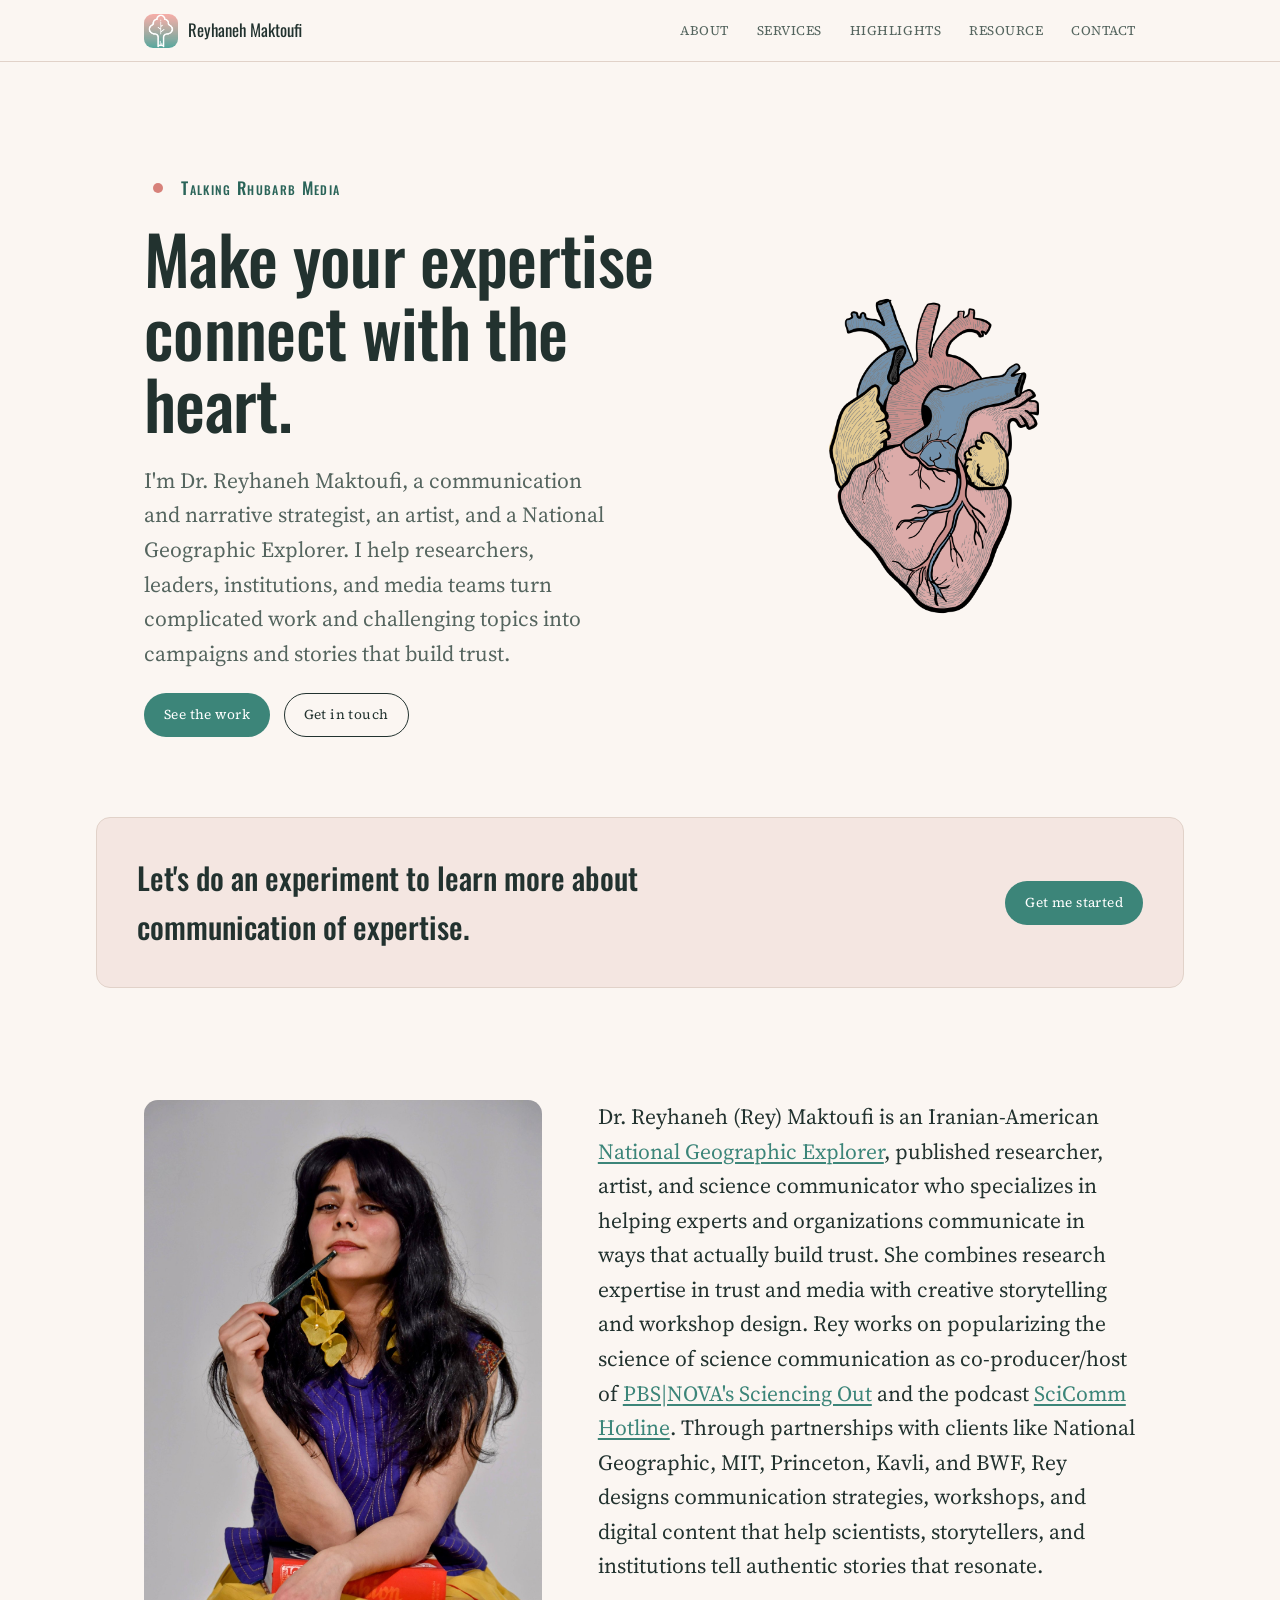
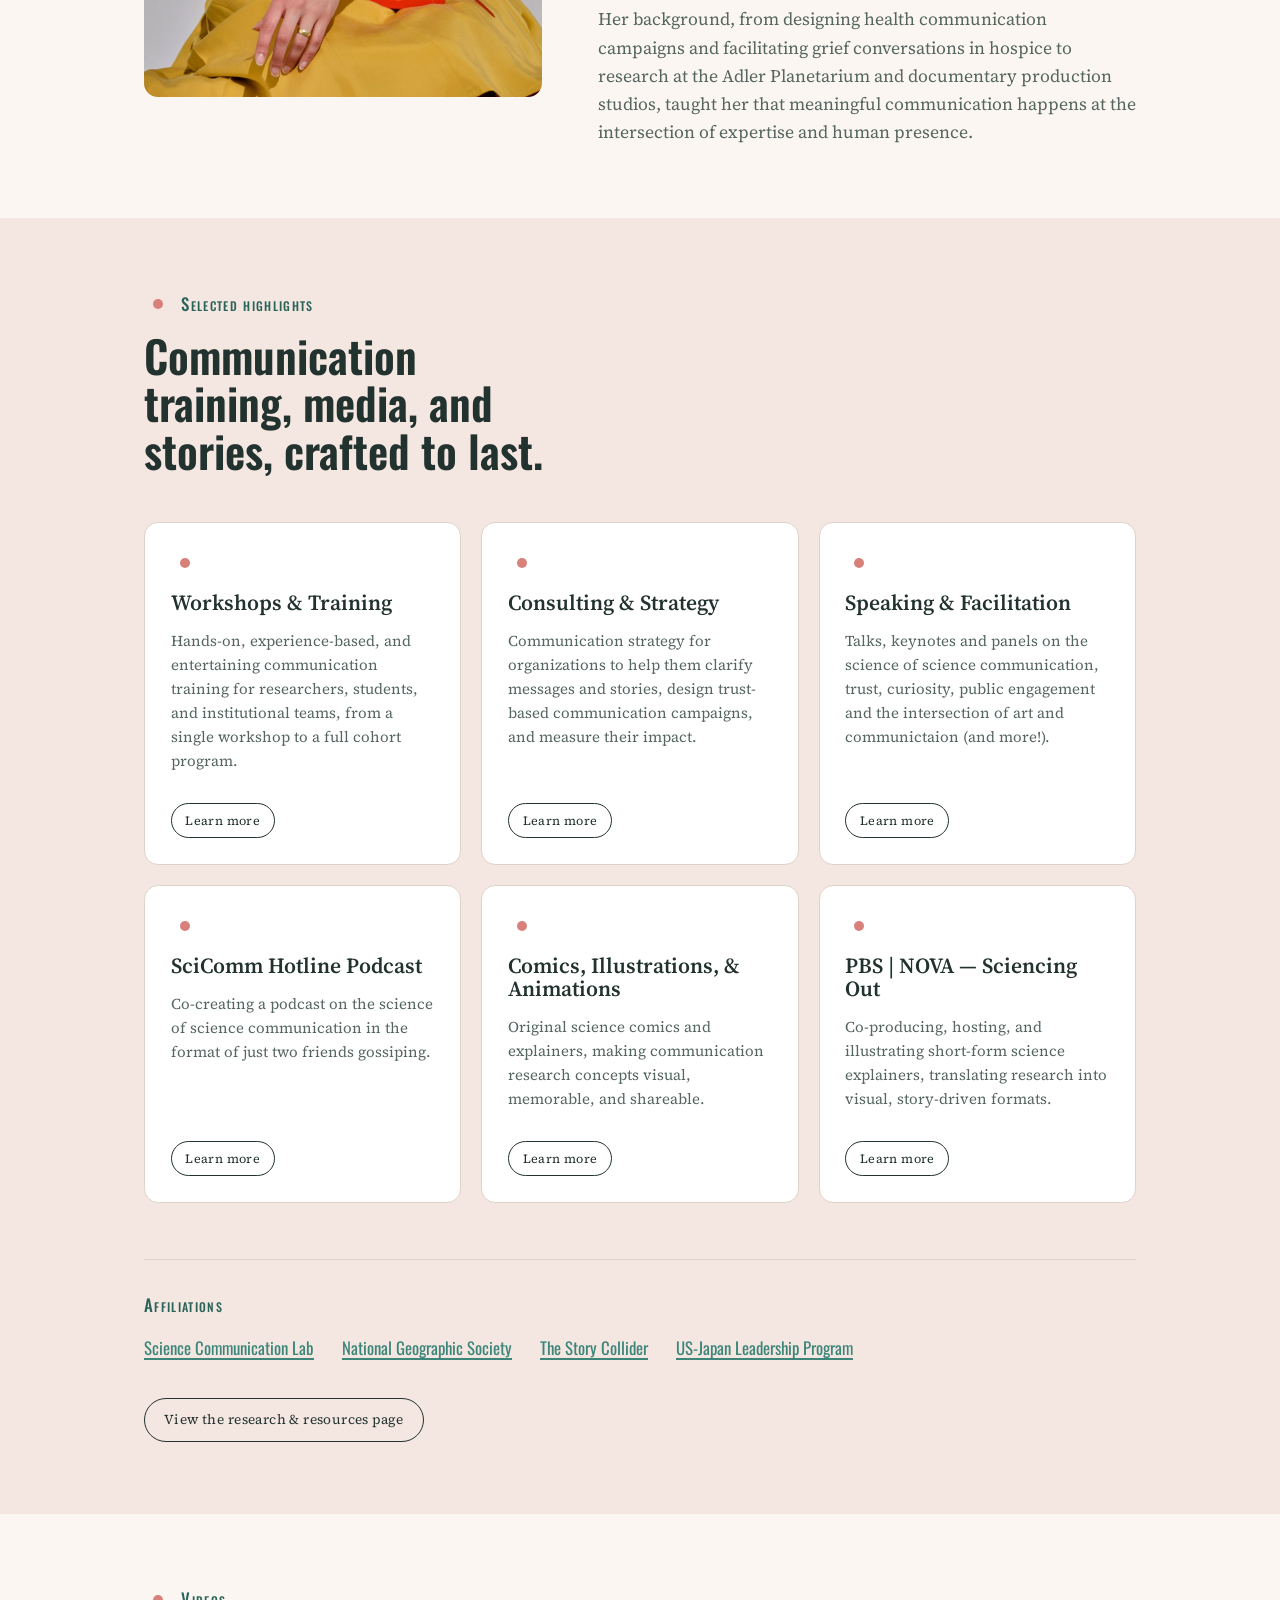
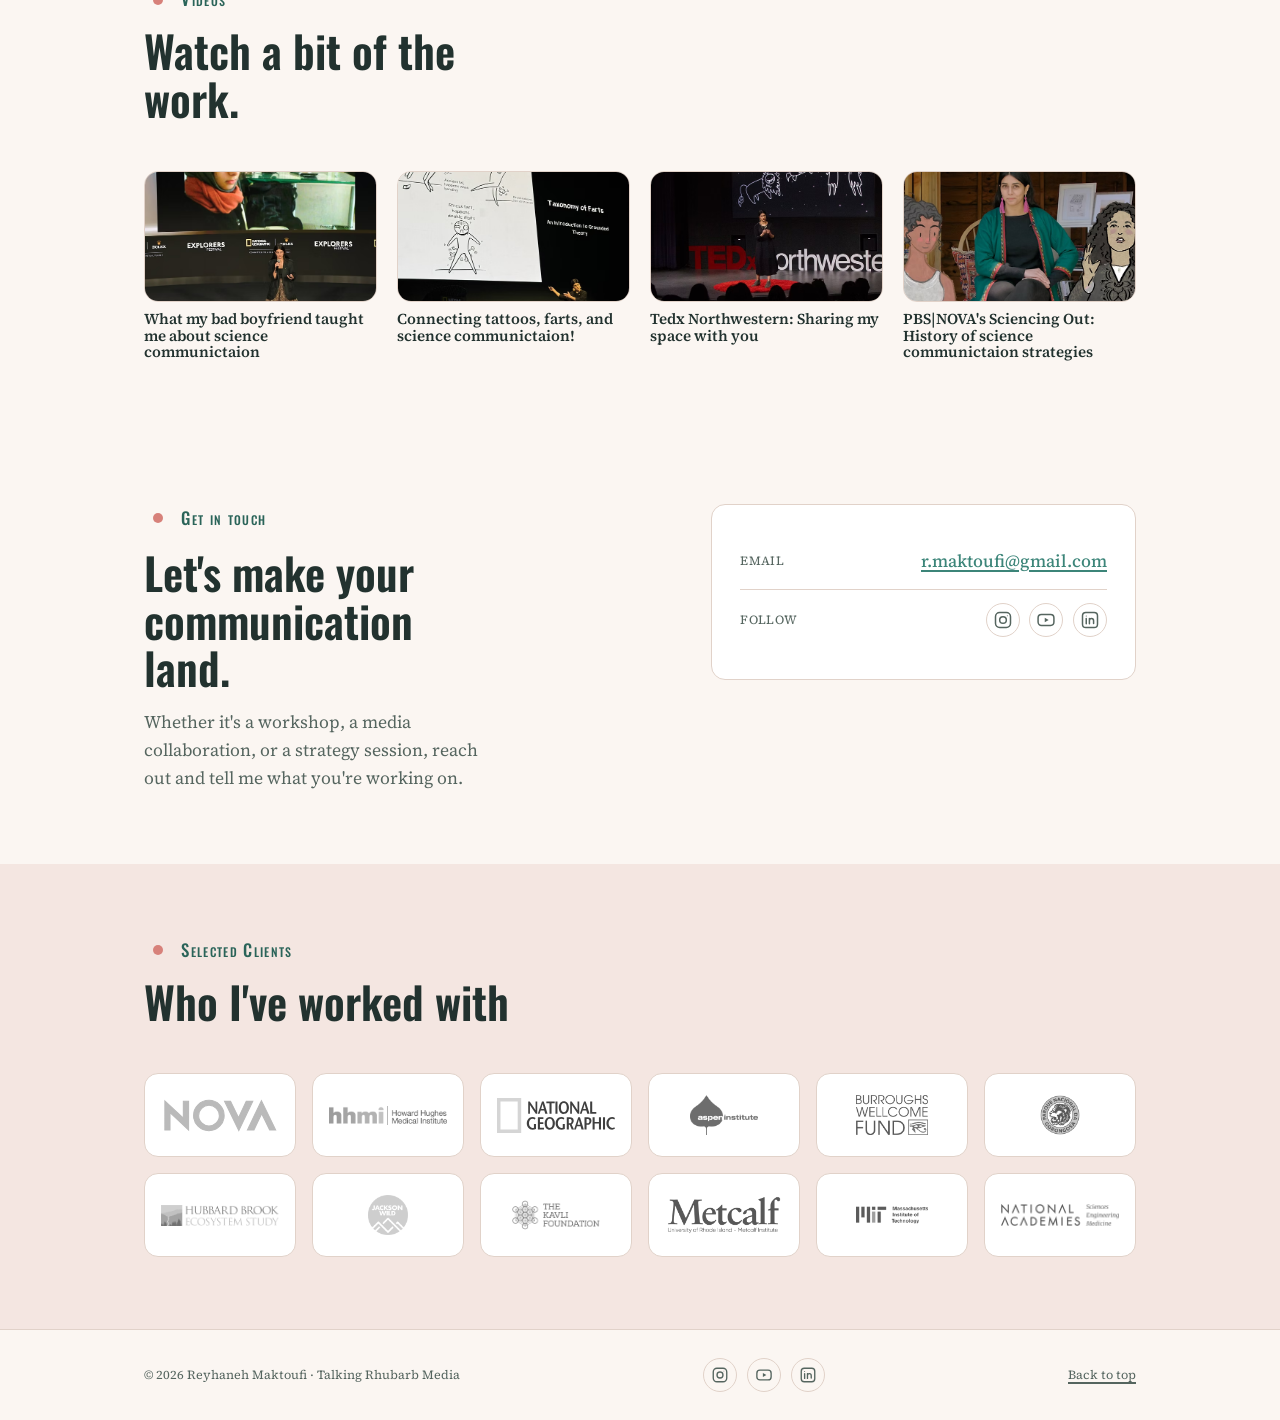
<file: index.html>
<!DOCTYPE html>
<html lang="en">
<head>
     <!-- Google tag (gtag.js) -->
<script async src="https://www.googletagmanager.com/gtag/js?id=G-VYZ5S6C4PT"></script>
<script>
     
  window.dataLayer = window.dataLayer || [];
  function gtag(){dataLayer.push(arguments);}
  gtag('js', new Date());

  gtag('config', 'G-VYZ5S6C4PT');
     
</script>
<meta charset="UTF-8">
<meta name="viewport" content="width=device-width, initial-scale=1.0">
<title>Reyhaneh Maktoufi — Science Communication</title>
<meta name="description" content="Reyhaneh (Rey) Maktoufi — science communication strategist, National Geographic Explorer, and founder of Talking Rhubarb Media.">

<link rel="preconnect" href="https://fonts.googleapis.com">
<link rel="preconnect" href="https://fonts.gstatic.com" crossorigin>
<link href="https://fonts.googleapis.com/css2?family=Oswald:wght@400;500;600;700&family=Source+Serif+4:opsz,wght@8..60,400;8..60,500;8..60,600&display=swap" rel="stylesheet">
     
<link rel="stylesheet" href="styles.css">
</head>
<body>

<!-- Reusable branch mark: a simplified fork of the Talking Rhubarb tree,
     used throughout as the site's signature divider / bullet. -->
     
<svg width="0" height="0" style="position:absolute">
<symbol id="branch" viewBox="0 0 28 28">
  <circle cx="14" cy="14" r="5" fill="currentColor"/>
</symbol>
     
  <symbol id="icon-instagram" viewBox="0 0 24 24" fill="none" stroke="currentColor" stroke-width="1.8" stroke-linecap="round" stroke-linejoin="round">
    <rect x="3" y="3" width="18" height="18" rx="5"/>
    <circle cx="12" cy="12" r="4"/>
    <circle cx="17.2" cy="6.8" r="0.6" fill="currentColor" stroke="none"/>
  </symbol>
  <symbol id="icon-youtube" viewBox="0 0 24 24" fill="none" stroke="currentColor" stroke-width="1.8" stroke-linecap="round" stroke-linejoin="round">
    <rect x="2.5" y="5.5" width="19" height="13" rx="4"/>
    <path d="M10.5 9.2 L15.2 12 L10.5 14.8 Z" fill="currentColor" stroke="none"/>
  </symbol>
  <symbol id="icon-linkedin" viewBox="0 0 24 24" fill="none" stroke="currentColor" stroke-width="1.8" stroke-linecap="round" stroke-linejoin="round">
    <rect x="3" y="3" width="18" height="18" rx="4"/>
    <line x1="7.5" y1="10.2" x2="7.5" y2="16.5"/>
    <circle cx="7.5" cy="7.2" r="0.7" fill="currentColor" stroke="none"/>
    <path d="M11.3 16.5 V10.2 M11.3 12.8 c0-1.6 1.2-2.6 2.6-2.6 s2.4 1 2.4 2.8 v3.1"/>
  </symbol>
</svg>

<header class="site-header">
  <div class="wrap">
    <a class="brand" href="#top">
      <img src="logo.jpg" alt="Talking Rhubarb Media logo">
      Reyhaneh Maktoufi
    </a>
    <nav>
      <ul class="nav-links">
        <li><a href="#about">About</a></li>
        <li><a href="services.html">Services</a></li>
        <li><a href="#highlights">Highlights</a></li>
        <li><a href="research-resources.html" target="_blank" rel="noopener">Resource</a></li>
        <li><a href="#contact">Contact</a></li>
      </ul>
    </nav>
  </div>
</header>

<main id="top">

  <!-- HERO -->
<section class="hero">
  <div class="wrap hero-grid">
    <div class="hero-text">
      <p class="eyebrow"><svg class="branch-mark" width="20" height="20"><use href="#branch"/></svg> Talking Rhubarb Media</p>
      <h1>Make your expertise connect with the heart.</h1>
      <p class="lede">
        I'm Dr. Reyhaneh Maktoufi, a communication and narrative strategist, an artist, and
        a National Geographic Explorer. I help researchers, leaders, institutions, and media
        teams turn complicated work and challenging topics into campaigns and stories that build trust.
      </p>
      <div class="hero-actions">
        <a class="btn btn-primary" href="#highlights">See the work</a>
        <a class="btn btn-ghost" href="#contact">Get in touch</a>
      </div>
    </div>
    <img class="hero-image" src="hero-image.png" alt="The Heart">
  </div>
</section>

  <!-- EXPERIMENT CTA -->
  <section class="experiment-cta">
    <div class="wrap experiment-cta-inner">
      <p class="experiment-cta-text">Let's do an experiment to learn more about communication of expertise.</p>
      <a class="btn btn-primary btn-lg" href="experiment.html">Get me started</a>
    </div>
  </section>

  <!-- ABOUT -->
  <section id="about">
    <div class="wrap">
      <div class="about-grid">
        <img class="about-photo" src="assets/portrait.jpg" alt="Reyhaneh Maktoufi">
        <div class="about-copy">
          <p>
            Dr. Reyhaneh (Rey) Maktoufi is an Iranian-American <a href="https://www.nationalgeographic.com/impact/article/reyhaneh-maktoufi-explorer-story">National Geographic Explorer</a>,
               published researcher, artist, and science communicator who specializes in helping experts and organizations communicate in ways that actually build trust.
She combines research expertise in trust and media with creative storytelling and workshop design. Rey works on popularizing the science of science communication as co-producer/host of <a href="https://www.youtube.com/playlist?list=PLXVeNOAZ_vZ5_AjzvHIQ2l7lDJcxUqaG6"> PBS|NOVA's Sciencing Out</a> and the podcast <a href="https://www.phuturedoctors.com/scicomm/hotline"> SciComm Hotline</a>.
Through partnerships with clients like National Geographic, MIT, Princeton, Kavli, and BWF, Rey designs communication strategies, workshops, and digital content that help scientists, storytellers, and institutions tell authentic stories that resonate.
          </p>
          <p>
            Her background, from designing health communication campaigns and facilitating grief conversations in hospice to research at the Adler Planetarium and documentary production studios, taught her that meaningful communication happens at the intersection of expertise and human presence.
          </p>
        </div>
      </div>
    </div>
  </section>

  <!-- HIGHLIGHTS -->
  <section id="highlights" class="section-alt">
    <div class="wrap">
      <div class="section-head">
        <p class="eyebrow"><svg class="branch-mark" width="18" height="18"><use href="#branch"/></svg> Selected highlights</p>
        <h2>Communication training, media, and stories, crafted to last.</h2>
      </div>

      <div class="work-grid">
        <article class="work-card">
          <svg class="branch-mark" width="24" height="24"><use href="#branch"/></svg>
          <h3>Workshops &amp; Training</h3>
          <p>Hands-on, experience-based, and entertaining communication training for
            researchers, students, and institutional teams, from a single
            workshop to a full cohort program.</p>
          <a class="btn btn-ghost btn-small" href="services.html#workshops">Learn more</a>
        </article>
       
        <article class="work-card">
          <svg class="branch-mark" width="24" height="24"><use href="#branch"/></svg>
          <h3>Consulting &amp; Strategy</h3>
          <p>Communication strategy for organizations to help them clarify messages and stories, design trust-based communication campaigns, and measure their impact.
 </p>
          <a class="btn btn-ghost btn-small" href="services.html#strategy">Learn more</a>
        </article>

        <article class="work-card">
          <svg class="branch-mark" width="24" height="24"><use href="#branch"/></svg>
          <h3>Speaking &amp; Facilitation</h3>
          <p>Talks, keynotes and panels on the science of science
            communication, trust, curiosity, public engagement and the intersection of art and communictaion (and more!).</p>
          <a class="btn btn-ghost btn-small" href="services.html#speaking">Learn more</a>
        </article> 
        <article class="work-card">
          <svg class="branch-mark" width="24" height="24"><use href="#branch"/></svg>
          <h3>SciComm Hotline Podcast</h3>
          <p>Co-creating a podcast on the science of science
            communication in the format of just two friends gossiping.</p>
          <a class="btn btn-ghost btn-small" href="https://www.phuturedoctors.com/scicomm/hotline" target="_blank" rel="noopener">Learn more</a>

        </article>

        <article class="work-card">
          <svg class="branch-mark" width="24" height="24"><use href="#branch"/></svg>
          <h3>Comics, Illustrations, &amp; Animations</h3>
          <p>Original science comics and explainers, making
            communication research concepts visual, memorable, and shareable.  </p>
           <a class="btn btn-ghost btn-small" href="https://www.instagram.com/thecosmicrey/" target="_blank" rel="noopener">Learn more</a>

        </article>
           
        <article class="work-card">
          <svg class="branch-mark" width="24" height="24"><use href="#branch"/></svg>
          <h3>PBS | NOVA — Sciencing Out</h3>
          <p>Co-producing, hosting, and illustrating short-form science
            explainers, translating research into visual, story-driven formats.</p>
        <a class="btn btn-ghost btn-small" href="https://www.youtube.com/playlist?list=PLXVeNOAZ_vZ5_AjzvHIQ2l7lDJcxUqaG6" target="_blank" rel="noopener">Learn more</a>

        </article>

           
      </div>

      <div class="affiliations">
        <p class="eyebrow">Affiliations</p>
        <ul class="affiliations-list">
      <li><a href="https://sciencecommunicationlab.org/team/reyhaneh-maktoufi-phd/">Science Communication Lab</a></li>
      <li><a href="https://www.nationalgeographic.com/impact/article/reyhaneh-maktoufi-explorer-story">National Geographic Society</a></li>
      <li><a href="https://www.storycollider.org/singles/2020/10/19/reyhaneh-maktoufi-planet-nine">The Story Collider</a></li>
     <li><a href="https://us-jf.org/en/forum/contributors/reyhaneh-maktoufi">US-Japan Leadership Program</a></li>

        </ul>
      </div>

      <p style="margin-top: 2.25rem;">
        <a class="btn btn-ghost" href="research-resources.html" target="_blank" rel="noopener">View the research &amp; resources page</a>
      </p>
    </div>
  </section>

  <!-- VIDEOS -->
  <section id="videos">
    <div class="wrap">
      <div class="section-head">
        <p class="eyebrow"><svg class="branch-mark" width="18" height="18"><use href="#branch"/></svg> Videos</p>
        <h2>Watch a bit of the work.</h2>
      </div>
      <div class="video-grid">
        <!-- [ADD LINKS] Each card links out to the video (href="#" for now).
             Swap the href for the real YouTube/Vimeo URL, and swap the
             assets/videos/video-N.jpg thumbnail for a real frame from each video. -->
        <a class="video-card" href="https://www.instagram.com/p/C8UyKxOxqF4/" target="_blank" rel="noopener">
          <img src="video-natgeo-1.avif" alt="Video one thumbnail">
          <h3>What my bad boyfriend taught me about science communictaion</h3>
        </a>
        <a class="video-card" href="https://www.instagram.com/p/DHEBYlkAqSg/" target="_blank" rel="noopener">
          <img src="video-natgeo-2.avif" alt="Video two thumbnail">
          <h3>Connecting tattoos, farts, and science communictaion!</h3>
        </a>
        <a class="video-card" href="https://www.youtube.com/watch?v=jKYotip_2LU" target="_blank" rel="noopener">
          <img src="video-ted.avif" alt="Video three thumbnail">
          <h3>Tedx Northwestern: Sharing my space with you</h3>
        </a>
        <a class="video-card" href="https://www.youtube.com/playlist?list=PLXVeNOAZ_vZ5_AjzvHIQ2l7lDJcxUqaG6" target="_blank" rel="noopener">
          <img src="video-sciencingout.avif" alt="Video four thumbnail">
          <h3>PBS|NOVA's Sciencing Out: History of science communictaion strategies</h3>
        </a>
      </div>
    </div>
  </section>

  <!-- CONTACT -->
  <section id="contact">
    <div class="wrap contact">
      <div>
        <p class="eyebrow"><svg class="branch-mark" width="18" height="18"><use href="#branch"/></svg> Get in touch</p>
        <h2>Let's make your communication land.</h2>
        <p class="lede"> Whether it's a workshop, a media
          collaboration, or a strategy session, reach out and tell me what
          you're working on.</p>
      </div>
      <div class="contact-card">
        <div class="contact-row">
          <span>Email</span>
          <a href="mailto:r.maktoufi@gmail.com">r.maktoufi@gmail.com</a>
        </div>
        <div class="contact-row">
          <span>Follow</span>
          <div class="social-icons">
            <a class="social-icon" href="https://www.instagram.com/thecosmicrey" target="_blank" rel="noopener" aria-label="Instagram">
              <svg width="20" height="20"><use href="#icon-instagram"/></svg>
            </a>
            <a class="social-icon" href="https://www.youtube.com/@reyhanehmak" target="_blank" rel="noopener" aria-label="YouTube">
              <!-- [ADD LINK] swap href for your YouTube channel URL -->
              <svg width="20" height="20"><use href="#icon-youtube"/></svg>
            </a>
            <a class="social-icon" href="https://www.linkedin.com/in/reyhaneh-maktoufi-19715ba0/" target="_blank" rel="noopener" aria-label="LinkedIn">
              <svg width="20" height="20"><use href="#icon-linkedin"/></svg>
            </a>
          </div>
        </div>
      </div>
    </div>
  </section>

  <!-- CLIENTS -->
  <section id="clients" class="section-alt">
    <div class="wrap">
      <div class="section-head">
        <p class="eyebrow"><svg class="branch-mark" width="18" height="18"><use href="#branch"/></svg> Selected Clients</p>
        <h2>Who I've worked with</h2>
      </div>
      <ul class="clients-grid">
        <!-- [ADD LINKS/LOGOS] Each src below points to a placeholder image.
             Drop your real logo files into assets/clients/ and update the src
             (and alt text) for each one. -->
        <li><img src="NOVA.svg" alt="Client NOVA"></li>
        <li><img src="hhmi" alt="Client HHMI"></li>
        <li><img src="Natgeo.svg" alt="Client NatGeo"></li>
        <li><img src="aspen.webp" alt="Client Aspen"></li>
        <li><img src="bwf.png" alt="Client BWF"></li>
        <li><img src="Gorongosa.png" alt="Client Gorongosa"></li>
        <li><img src="hubbard.png" alt="Client Hubbard"></li>
        <li><img src="jackson.webp" alt="Client Jackson"></li>
        <li><img src="kavli.png" alt="Client Kavli"></li>
        <li><img src="metcalf.webp" alt="Client Metcalf"></li>
        <li><img src="mit.png" alt="Client MIT"></li>
        <li><img src="nasem" alt="Client NASEM"></li>
           
      </ul>
    </div>
  </section>

</main>

<footer class="site-footer">
  <div class="wrap">
    <span>© <span id="year"></span> Reyhaneh Maktoufi · Talking Rhubarb Media</span>
    <div class="social-icons">
      <a class="social-icon" href="https://www.instagram.com/thecosmicrey" target="_blank" rel="noopener" aria-label="Instagram">
        <svg width="18" height="18"><use href="#icon-instagram"/></svg>
      </a>
      <a class="social-icon" href="https://www.youtube.com/@reyhanehmak" target="_blank" rel="noopener" aria-label="YouTube">
        <svg width="18" height="18"><use href="#icon-youtube"/></svg>

      </a>
      <a class="social-icon" href="https://www.linkedin.com/in/reyhaneh-maktoufi-19715ba0/" target="_blank" rel="noopener" aria-label="LinkedIn">
        <svg width="18" height="18"><use href="#icon-linkedin"/></svg>
      </a>
    </div>
    <span><a href="#top">Back to top</a></span>
  </div>
</footer>

<script>
  document.getElementById('year').textContent = new Date().getFullYear();
</script>
<script>
(function () {
  const heart = document.querySelector('.hero-image');
  if (!heart) return;

  let lastScrollY = window.scrollY;
  let ticking = false;
  let resetTimer = null;

  function onScroll() {
    if (!ticking) {
      window.requestAnimationFrame(() => {
        const currentScrollY = window.scrollY;
        const delta = currentScrollY - lastScrollY;
        lastScrollY = currentScrollY;

        // scale based on how fast we're scrolling, capped so it doesn't get silly
        const speed = Math.min(Math.abs(delta), 40);
        const scale = 1 + (speed / 40) * 0.12; // up to ~1.12x

        heart.style.transform = `scale(${scale})`;

        // reset back to normal size shortly after scrolling stops
        clearTimeout(resetTimer);
        resetTimer = setTimeout(() => {
          heart.style.transform = 'scale(1)';
        }, 150);

        ticking = false;
      });
      ticking = true;
    }
  }

  window.addEventListener('scroll', onScroll, { passive: true });
})();
</script>

</body>
</html>
</file>
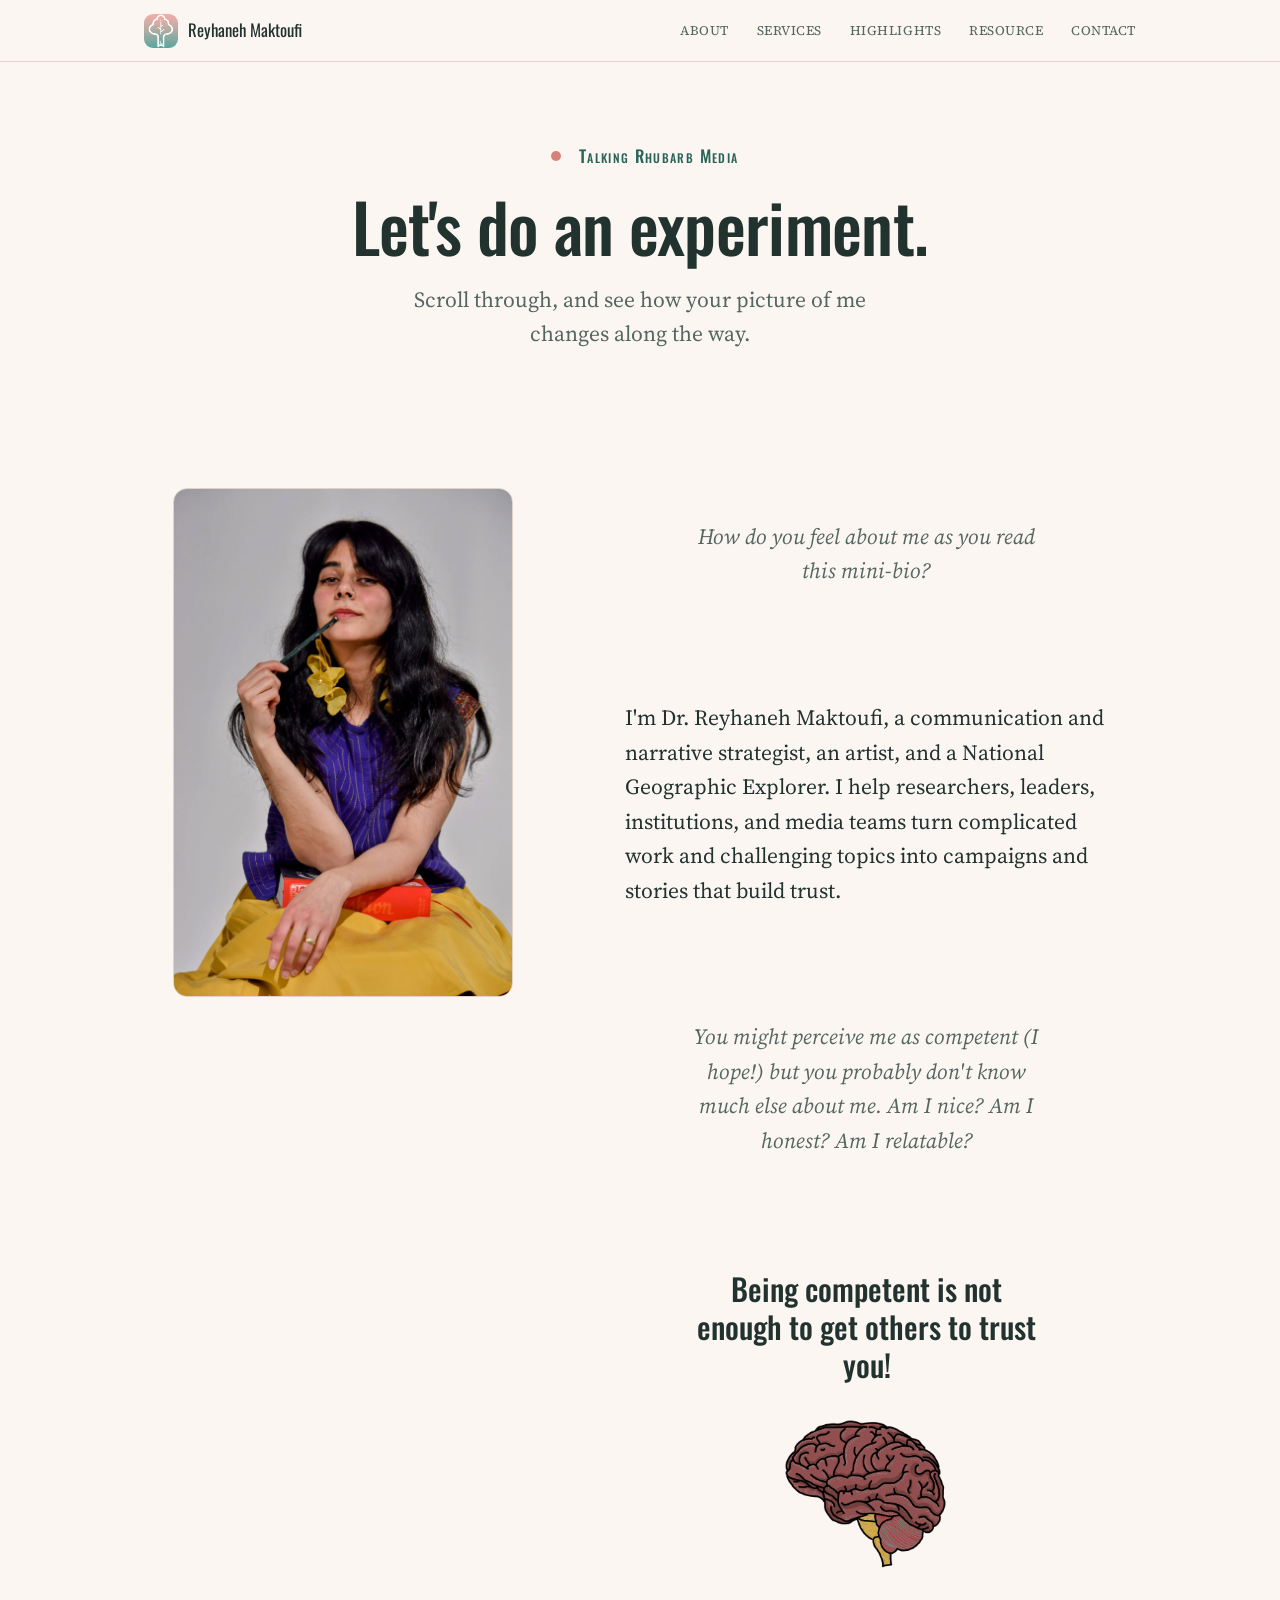
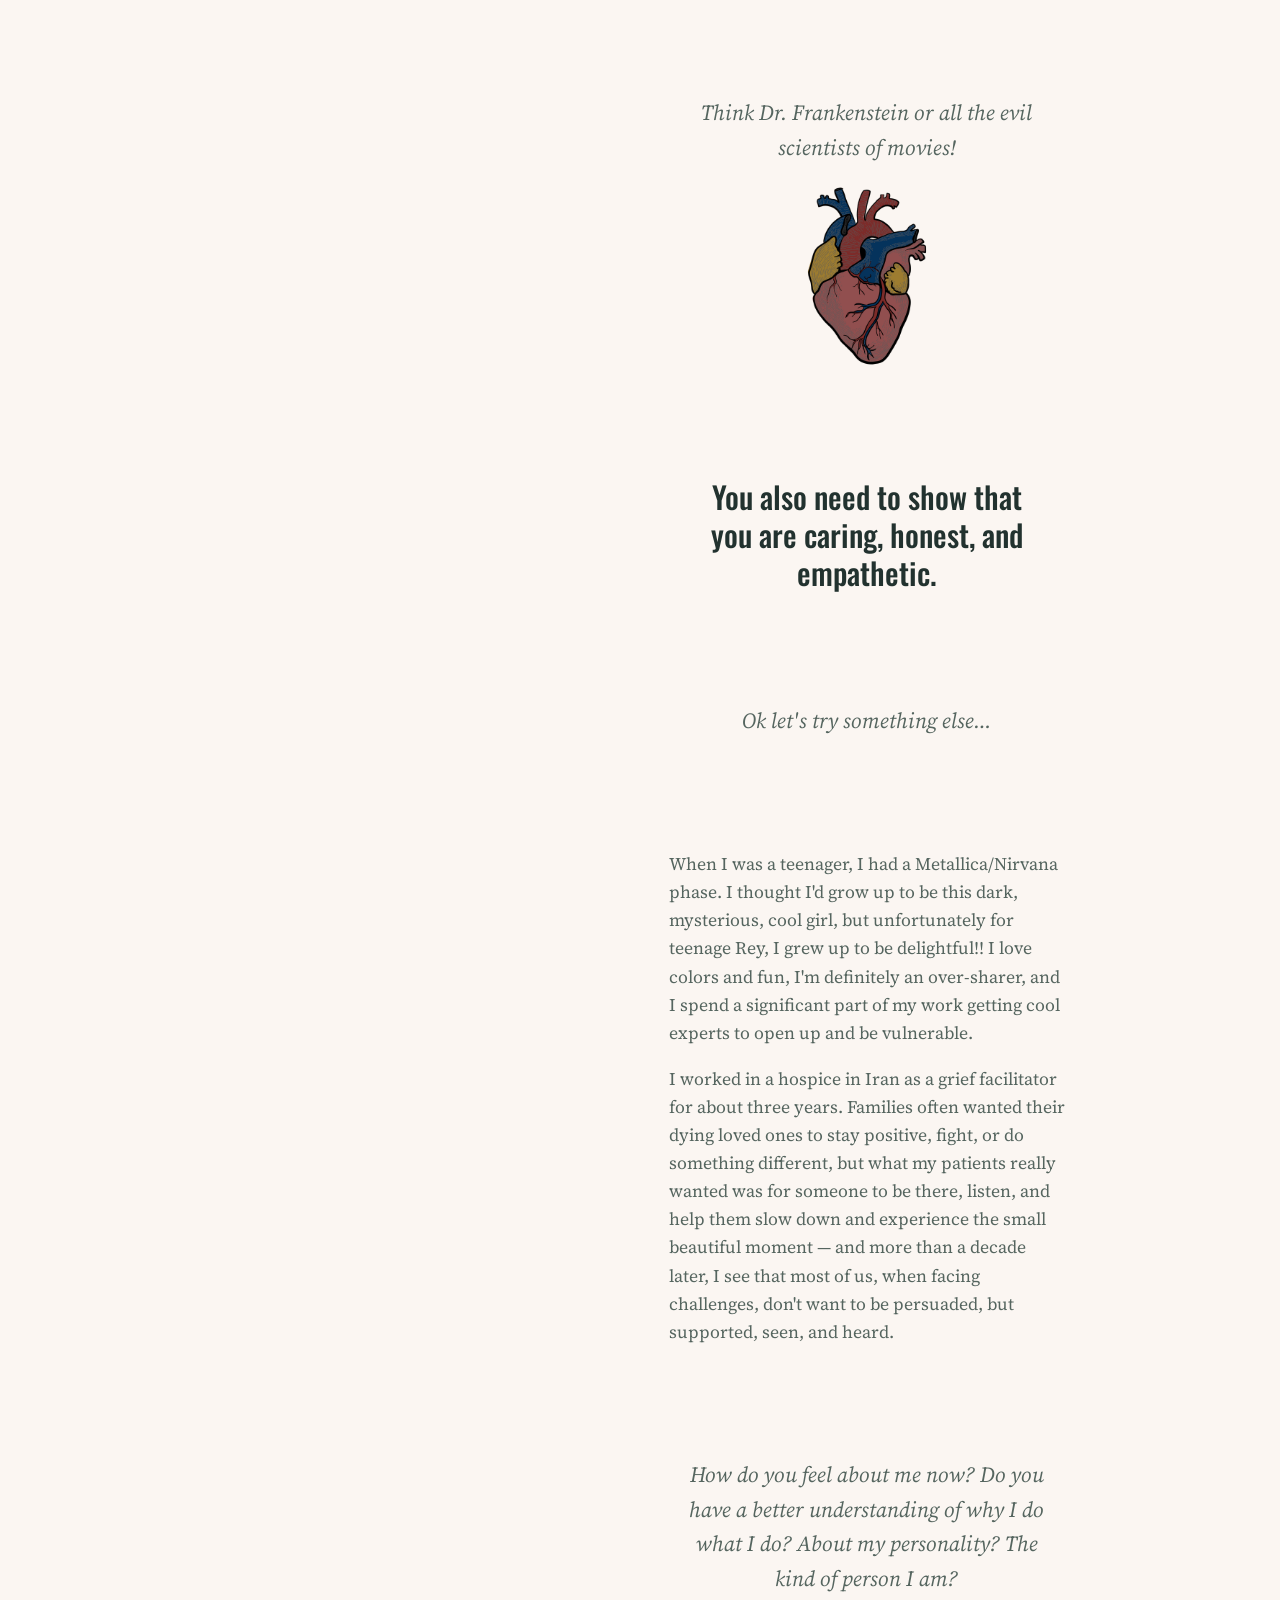
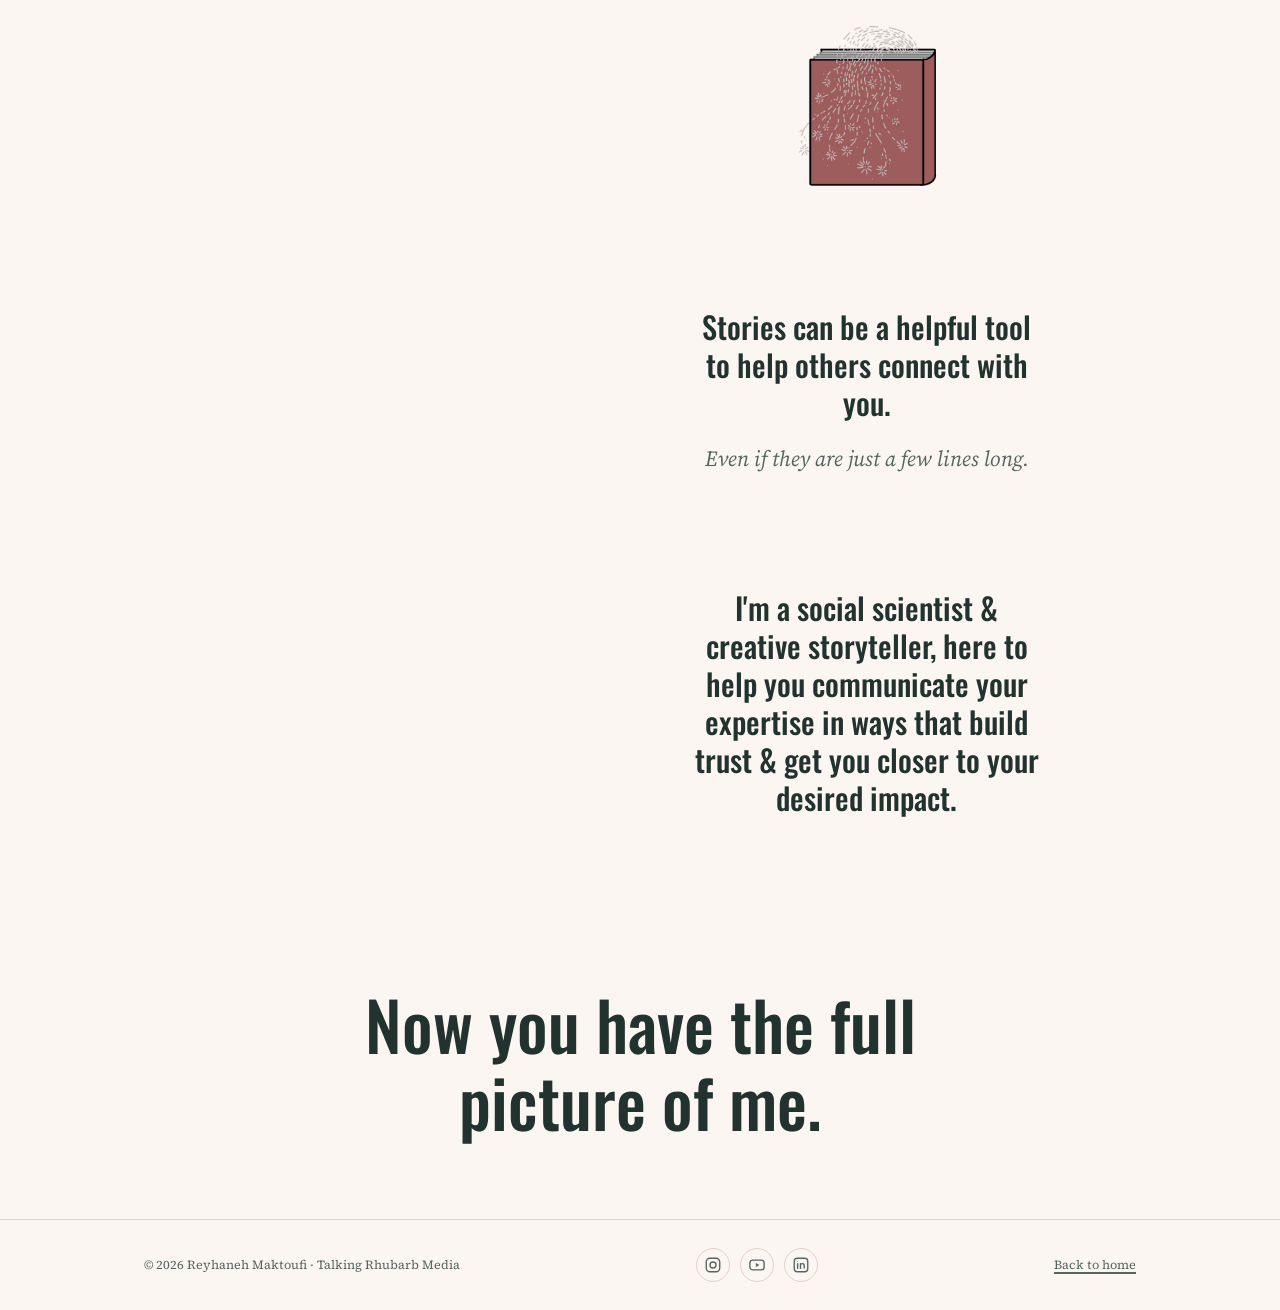
<file: experiment.html>
<!DOCTYPE html>
<html lang="en">
<head>
  <!-- Google tag (gtag.js) -->
<script async src="https://www.googletagmanager.com/gtag/js?id=G-VYZ5S6C4PT"></script>
<script>
  window.dataLayer = window.dataLayer || [];
  function gtag(){dataLayer.push(arguments);}
  gtag('js', new Date());

  gtag('config', 'G-VYZ5S6C4PT');
</script>
<meta charset="UTF-8">
<meta name="viewport" content="width=device-width, initial-scale=1.0">
<title>Let's Do an Experiment — Reyhaneh Maktoufi</title>
<meta name="description" content="A short experiment in how trust is built through storytelling, from Reyhaneh (Rey) Maktoufi.">

<link rel="preconnect" href="https://fonts.googleapis.com">
<link rel="preconnect" href="https://fonts.gstatic.com" crossorigin>
<link href="https://fonts.googleapis.com/css2?family=Oswald:wght@400;500;600;700&family=Source+Serif+4:opsz,wght@8..60,400;8..60,500;8..60,600&display=swap" rel="stylesheet">

<link rel="stylesheet" href="styles.css">
</head>
<body>

<svg width="0" height="0" style="position:absolute">
<symbol id="branch" viewBox="0 0 28 28">
  <circle cx="14" cy="14" r="5" fill="currentColor"/>
</symbol>

  <symbol id="icon-instagram" viewBox="0 0 24 24" fill="none" stroke="currentColor" stroke-width="1.8" stroke-linecap="round" stroke-linejoin="round">
    <rect x="3" y="3" width="18" height="18" rx="5"/>
    <circle cx="12" cy="12" r="4"/>
    <circle cx="17.2" cy="6.8" r="0.6" fill="currentColor" stroke="none"/>
  </symbol>
  <symbol id="icon-youtube" viewBox="0 0 24 24" fill="none" stroke="currentColor" stroke-width="1.8" stroke-linecap="round" stroke-linejoin="round">
    <rect x="2.5" y="5.5" width="19" height="13" rx="4"/>
    <path d="M10.5 9.2 L15.2 12 L10.5 14.8 Z" fill="currentColor" stroke="none"/>
  </symbol>
  <symbol id="icon-linkedin" viewBox="0 0 24 24" fill="none" stroke="currentColor" stroke-width="1.8" stroke-linecap="round" stroke-linejoin="round">
    <rect x="3" y="3" width="18" height="18" rx="4"/>
    <line x1="7.5" y1="10.2" x2="7.5" y2="16.5"/>
    <circle cx="7.5" cy="7.2" r="0.7" fill="currentColor" stroke="none"/>
    <path d="M11.3 16.5 V10.2 M11.3 12.8 c0-1.6 1.2-2.6 2.6-2.6 s2.4 1 2.4 2.8 v3.1"/>
  </symbol>
</svg>

<header class="site-header">
  <div class="wrap">
    <a class="brand" href="index.html">
      <img src="logo.jpg" alt="Talking Rhubarb Media logo">
      Reyhaneh Maktoufi
    </a>
    <nav>
      <ul class="nav-links">
        <li><a href="index.html#about">About</a></li>
        <li><a href="services.html">Services</a></li>
        <li><a href="index.html#highlights">Highlights</a></li>
        <li><a href="research-resources.html" target="_blank" rel="noopener">Resource</a></li>
        <li><a href="index.html#contact">Contact</a></li>
      </ul>
    </nav>
  </div>
</header>

<main>

  <!-- INTRO -->
  <section class="xp-header">
    <div class="wrap">
      <p class="eyebrow"><svg class="branch-mark" width="20" height="20"><use href="#branch"/></svg> Talking Rhubarb Media</p>
      <h1>Let's do an experiment.</h1>
      <p class="lede">Scroll through, and see how your picture of me changes along the way.</p>
    </div>
  </section>

  <!-- STICKY SPLIT LAYOUT -->
  <section>
    <div class="wrap xp-layout">

      <div class="xp-sticky">
        <div class="xp-frame" id="xp-frame">
          <img src="assets/portrait.jpg" alt="Reyhaneh Maktoufi" width="1365" height="2048">
        </div>
      </div>

      <div class="xp-content">

     <p class="experiment-prompt">How do you feel about me as you read this mini-bio?</p>

        <p class="xp-minibio">
          I'm Dr. Reyhaneh Maktoufi, a communication and narrative strategist, an artist, and
          a National Geographic Explorer. I help researchers, leaders, institutions, and media
          teams turn complicated work and challenging topics into campaigns and stories that build trust.
        </p>

        <p class="experiment-prompt">You might perceive me as competent (I hope!) but you probably don't know much else about me. Am I nice? Am I honest? Am I relatable?</p>

        <div class="experiment-beat">
          <p class="experiment-statement">Being competent is not enough to get others to trust you!</p>
          <img class="experiment-illustration" src="assets/illustration-brain.png" alt="" aria-hidden="true" loading="lazy">
        </div>

        <div class="experiment-beat">
          <p class="experiment-prompt">Think Dr. Frankenstein or all the evil scientists of movies!</p>
          <img class="experiment-illustration" src="assets/illustration-heart.png" alt="" aria-hidden="true" loading="lazy">
        </div>

        <p class="experiment-statement">You also need to show that you are caring, honest, and empathetic.</p>

        <p class="experiment-prompt">Ok let's try something else&hellip;</p>

        <div class="experiment-story">
          <p>When I was a teenager, I had a Metallica/Nirvana phase. I thought I'd grow up to be this dark, mysterious, cool girl, but unfortunately for teenage Rey, I grew up to be delightful!! I love colors and fun, I'm definitely an over-sharer, and I spend a significant part of my work getting cool experts to open up and be vulnerable.</p>
          <p>I worked in a hospice in Iran as a grief facilitator for about three years. Families often wanted their dying loved ones to stay positive, fight, or do something different, but what my patients really wanted was for someone to be there, listen, and help them slow down and experience the small beautiful moment &mdash; and more than a decade later, I see that most of us, when facing challenges, don't want to be persuaded, but supported, seen, and heard.</p>
        </div>

        <div class="experiment-beat">
          <p class="experiment-prompt">How do you feel about me now? Do you have a better understanding of why I do what I do? About my personality? The kind of person I am?</p>
          <img class="experiment-illustration" src="assets/illustration-book.png" alt="" aria-hidden="true" loading="lazy">
        </div>

        <div class="experiment-beat">
          <p class="experiment-statement">Stories can be a helpful tool to help others connect with you.</p>
          <p class="experiment-prompt">Even if they are just a few lines long.</p>
        </div>

        <p class="experiment-statement" id="xp-trigger">I'm a social scientist &amp; creative storyteller, here to help you communicate your expertise in ways that build trust &amp; get you closer to your desired impact.</p>

        <div class="xp-frame xp-frame--repeat">
          <img src="assets/portrait.jpg" alt="Reyhaneh Maktoufi" width="1365" height="2048">
        </div>

      </div>
    </div>
  </section>

  <!-- FINAL LINE -->
  <section class="xp-final">
    <div class="wrap">
      <p>Now you have the full picture of me.</p>
    </div>
  </section>


</main>

<footer class="site-footer">
  <div class="wrap">
    <span>© <span id="year"></span> Reyhaneh Maktoufi · Talking Rhubarb Media</span>
    <div class="social-icons">
      <a class="social-icon" href="https://www.instagram.com/thecosmicrey" target="_blank" rel="noopener" aria-label="Instagram">
        <svg width="18" height="18"><use href="#icon-instagram"/></svg>
      </a>
      <a class="social-icon" href="https://www.youtube.com/@reyhanehmak" target="_blank" rel="noopener" aria-label="YouTube">
        <svg width="18" height="18"><use href="#icon-youtube"/></svg>
      </a>
      <a class="social-icon" href="https://www.linkedin.com/in/reyhaneh-maktoufi-19715ba0/" target="_blank" rel="noopener" aria-label="LinkedIn">
        <svg width="18" height="18"><use href="#icon-linkedin"/></svg>
      </a>
    </div>
    <span><a href="index.html">Back to home</a></span>
  </div>
</footer>

<script>
  document.getElementById('year').textContent = new Date().getFullYear();
</script>
<script>
(function () {
  const frame = document.getElementById('xp-frame');
  const trigger = document.getElementById('xp-trigger');
  if (!frame || !trigger || !('IntersectionObserver' in window)) {
    if (frame) frame.classList.add('is-revealed');
    return;
  }

  const io = new IntersectionObserver((entries) => {
    entries.forEach((entry) => {
      if (entry.isIntersecting) {
        frame.classList.add('is-revealed');
        io.unobserve(trigger);
      }
    });
  }, { threshold: 0, rootMargin: '0px 0px -20% 0px' });

  io.observe(trigger);
})();
</script>

</body>
</html>
</file>
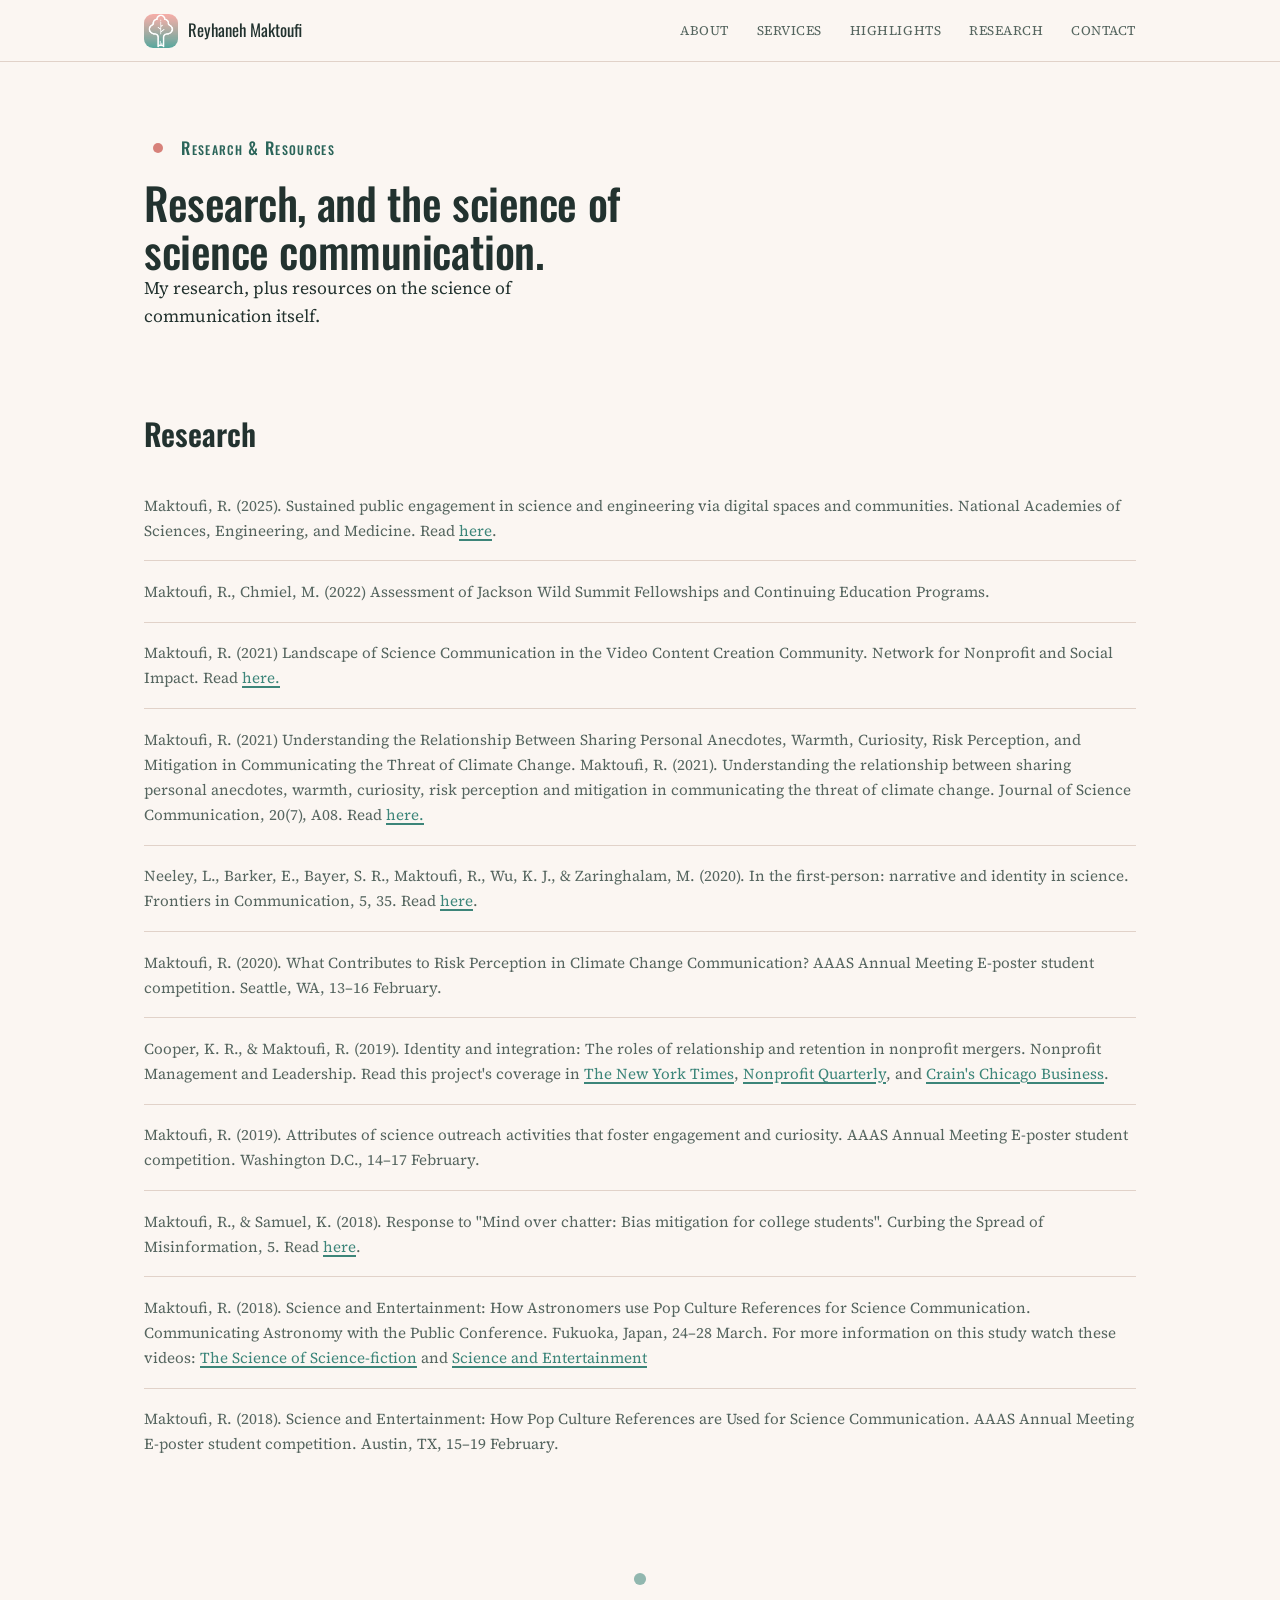
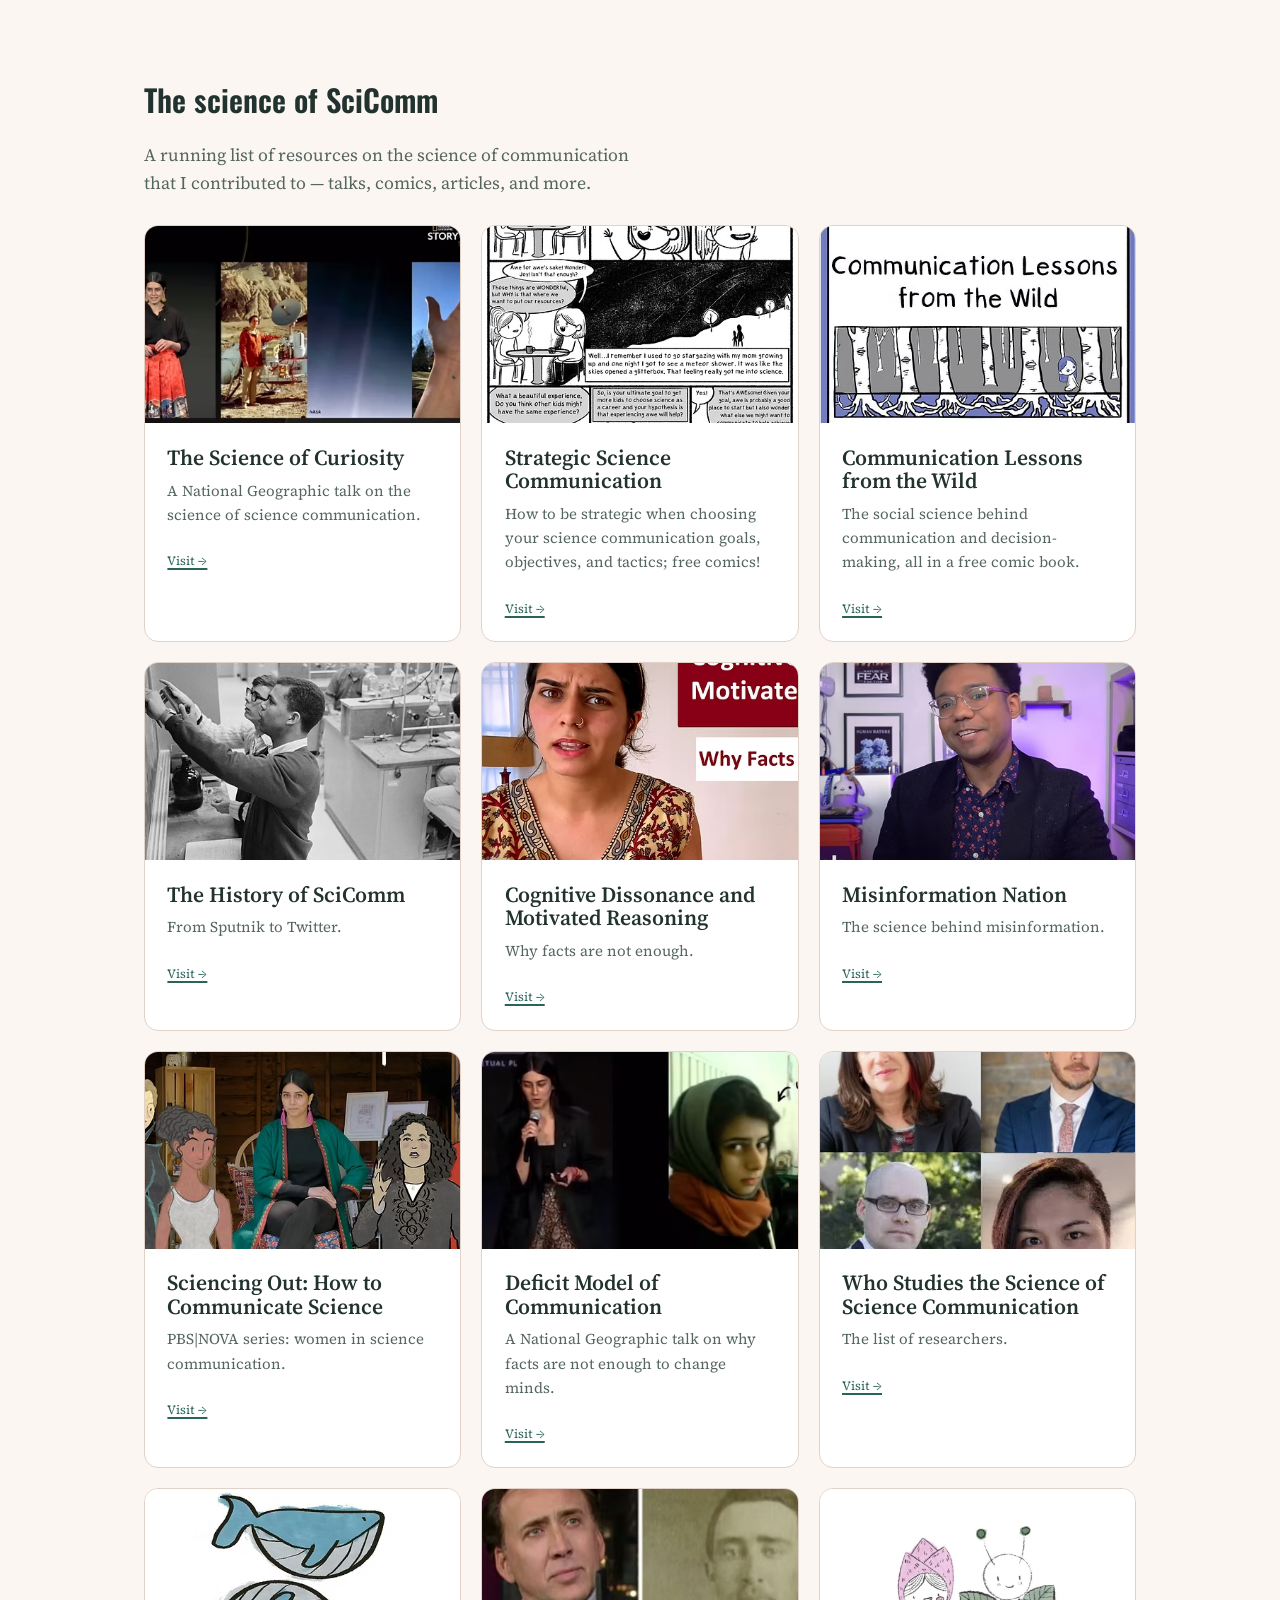
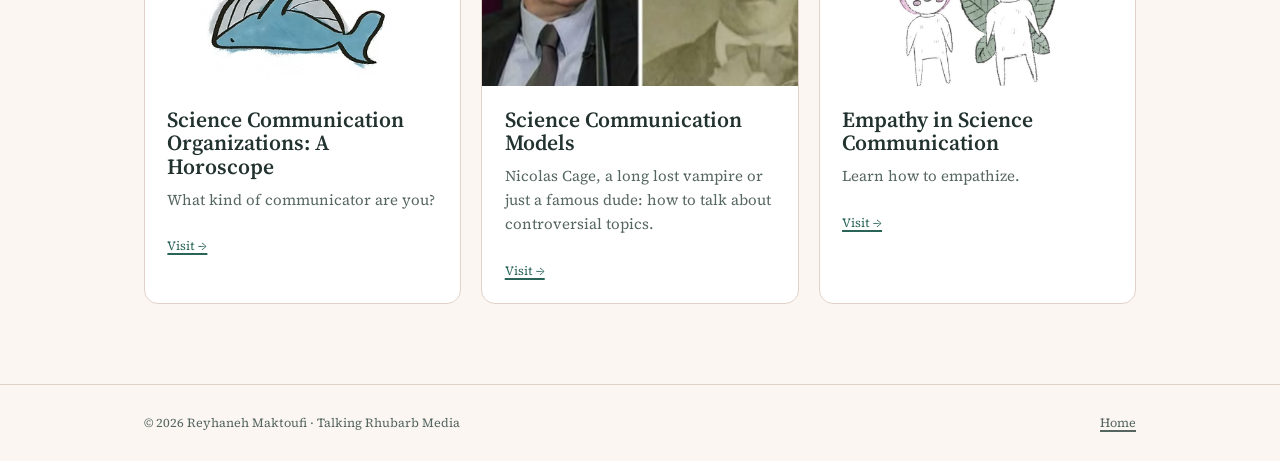
<file: research-resources.html>
<!DOCTYPE html>
<html lang="en">
<head>
  <!-- Google tag (gtag.js) -->
<script async src="https://www.googletagmanager.com/gtag/js?id=G-VYZ5S6C4PT"></script>
<script>
  window.dataLayer = window.dataLayer || [];
  function gtag(){dataLayer.push(arguments);}
  gtag('js', new Date());

  gtag('config', 'G-VYZ5S6C4PT');
</script>
<meta charset="UTF-8">
<meta name="viewport" content="width=device-width, initial-scale=1.0">
<title>Research & Resources — Reyhaneh Maktoufi</title>
<meta name="description" content="Research and science communication resources by Reyhaneh Maktoufi.">

<link rel="preconnect" href="https://fonts.googleapis.com">
<link rel="preconnect" href="https://fonts.gstatic.com" crossorigin>
<link href="https://fonts.googleapis.com/css2?family=Oswald:wght@400;500;600;700&family=Source+Serif+4:opsz,wght@8..60,400;8..60,500;8..60,600&display=swap" rel="stylesheet">
<link rel="stylesheet" href="styles.css">
</head>
<body>

<svg width="0" height="0" style="position:absolute">
<symbol id="branch" viewBox="0 0 28 28">
  <circle cx="14" cy="14" r="5" fill="currentColor"/>
</symbol>
</svg>

<header class="site-header">
  <div class="wrap">
    <a class="brand" href="index.html">
      <img src="logo.jpg" alt="Talking Rhubarb Media logo">
      Reyhaneh Maktoufi
    </a>
    <nav>
      <ul class="nav-links">
        <li><a href="index.html#about">About</a></li>
        <li><a href="services.html">Services</a></li>
        <li><a href="index.html#highlights">Highlights</a></li>
        <li><a href="research-resources.html">Research</a></li>
        <li><a href="index.html#contact">Contact</a></li>
      </ul>
    </nav>
  </div>
</header>

<main>
  <section style="padding-bottom: 1rem;">
    <div class="wrap">
      <p class="eyebrow"><svg class="branch-mark" width="18" height="18"><use href="#branch"/></svg> Research &amp; Resources</p>
      <h1 style="font-size: var(--step-h2); max-width: 24ch;">Research, and the science of science communication.</h1>
      <p class="lede" style="font-size: var(--step-body); max-width: 55ch;">
        My research, plus resources on the science of
        communication itself.
      </p>
    </div>
  </section>

  <section>
    <div class="wrap">
      <h2 style="font-size: var(--step-h3); margin-bottom: 1.5rem;">Research</h2>
      <ul class="citation-list">
       
        <li>Maktoufi, R. (2025). Sustained public engagement in science and engineering via digital spaces and communities. National Academies of Sciences, Engineering, and Medicine. Read <a href="https://www.nationalacademies.org/cdn/materials/9fba07f7-3dcc-4fa0-83ad-6c8cc990abfd">here</a>.</li>
        <li>Maktoufi, R., Chmiel, M. (2022) Assessment of Jackson Wild Summit Fellowships and Continuing Education Programs.</li>
        <li>Maktoufi, R. (2021) Landscape of Science Communication in the Video Content Creation Community. Network for Nonprofit and Social Impact. Read <a href="https://bit.ly/ScienceVideoContent" target="_blank" rel="noopener"> here.</a></li>
        <li>Maktoufi, R. (2021) Understanding the Relationship Between Sharing Personal Anecdotes, Warmth, Curiosity, Risk Perception, and Mitigation in Communicating the Threat of Climate Change. Maktoufi, R. (2021). Understanding the relationship between sharing personal anecdotes, warmth, curiosity, risk perception and mitigation in communicating the threat of climate change. Journal of Science Communication, 20(7), A08. Read <a href="https://jcom.sissa.it/article/pubid/JCOM_2007_2021_A08/" target="_blank" rel="noopener"> here.</a></li>
        <li>Neeley, L., Barker, E., Bayer, S. R., Maktoufi, R., Wu, K. J., &amp; Zaringhalam, M. (2020). In the first-person: narrative and identity in science. Frontiers in Communication, 5, 35. Read <a href="https://www.frontiersin.org/journals/communication/articles/10.3389/fcomm.2020.00035/full">here</a>.</li> 
        <li>Maktoufi, R. (2020). What Contributes to Risk Perception in Climate Change Communication? AAAS Annual Meeting E-poster student competition. Seattle, WA, 13–16 February.</li>
        <li>Cooper, K. R., &amp; Maktoufi, R. (2019). Identity and integration: The roles of relationship and retention in nonprofit mergers. Nonprofit Management and Leadership. Read this project's coverage in <a href="http://www.nytimes.com/2016/11/05/your-money/when-should-charities-throw-in-together.html?_r=0" target="_blank" rel="noopener">The New York Times</a>, <a href="https://nonprofitquarterly.org/2016/11/16/merger-magic-makes-mergers-work-chicago/" target="_blank" rel="noopener">Nonprofit Quarterly</a>, and <a href="http://www.chicagobusiness.com/article/20161020/NEWS07/161019829/nonprofits-missing-the-boat-by-not-merging%E2%80%8B" target="_blank" rel="noopener">Crain's Chicago Business</a>.</li>
        <li>Maktoufi, R. (2019). Attributes of science outreach activities that foster engagement and curiosity. AAAS Annual Meeting E-poster student competition. Washington D.C., 14–17 February.</li>
        <li>Maktoufi, R., &amp; Samuel, K. (2018). Response to "Mind over chatter: Bias mitigation for college students". Curbing the Spread of Misinformation, 5. Read <a href="https://www.researchgate.net/profile/Brian_Southwell/publication/331992701_Curbing_the_Spread_of_Misinformation_Insights_Innovations_and_Interpretations_from_the_Misinformation_Solutions_Forum/links/5c9a2bac45851506d72c6af2/Curbing-the-Spread-of-Misinformation-Insights-Innovations-and-Interpretations-from-the-Misinformation-Solutions-Forum.pdf#page=13" target="_blank" rel="noopener">here</a>.</li>
        <li>Maktoufi, R. (2018). Science and Entertainment: How Astronomers use Pop Culture References for Science Communication. Communicating Astronomy with the Public Conference. Fukuoka, Japan, 24–28 March. For more information on this study watch these videos: <a href="https://www.youtube.com/watch?v=GFPNmpQbs3o" target="_blank" rel="noopener">The Science of Science-fiction</a> and <a href="https://www.youtube.com/watch?v=SJUxolp4A1A&t=503s" target="_blank" rel="noopener">Science and Entertainment</a></li>
        <li>Maktoufi, R. (2018). Science and Entertainment: How Pop Culture References are Used for Science Communication. AAAS Annual Meeting E-poster student competition. Austin, TX, 15–19 February.</li>
      </ul>
    </div>
  </section>

  <div class="branch-divider"><svg class="branch-mark" width="28" height="28"><use href="#branch"/></svg></div>

  <section style="padding-bottom: clamp(3rem, 8vw, 5rem);">
    <div class="wrap">
      <h2 style="font-size: var(--step-h3); margin-bottom: 1.5rem;">The science of SciComm</h2>
      <p style="color: var(--ink-soft); max-width: 55ch; margin-bottom: 1.75rem;">
        A running list of resources on the science of
        communication that I contributed to — talks, comics, articles, and more.
      </p>
      <div class="resource-grid">

        <article class="resource-card">
          <img src="curiosity.avif" alt="The Science of Curiosity">
          <div class="resource-body">
            <h3>The Science of Curiosity</h3>
            <p>A National Geographic talk on the science of science
              communication.</p>
            <a class="item-link" href="http://strategicsciencecommunication.com/stratscicomm-comics/" target="_blank" rel="noopener">Visit →</a>
          </div>
        </article>

        <article class="resource-card">
          <img src="stratcomm.avif" alt="Strategic Science Communication">
          <div class="resource-body">
            <h3>Strategic Science Communication</h3>
            <p>How to be strategic when choosing your science communication
              goals, objectives, and tactics; free comics!</p>
            <a class="item-link" href="http://strategicsciencecommunication.com/stratscicomm-comics/" target="_blank" rel="noopener">Visit →</a>
          </div>
        </article>

        <article class="resource-card">
          <img src="commlessons.avif" alt="Communication lessons from the Wild">
          <div class="resource-body">
            <h3>Communication Lessons from the Wild</h3>
            <p>The social science behind communication and decision-making,
              all in a free comic book.</p>
            <a class="item-link" href="https://leanpub.com/commlessonsfromthewild" target="_blank" rel="noopener">Visit →</a>
          </div>
        </article>

        <article class="resource-card">
          <img src="history.avif" alt="The History of SciComm">
          <div class="resource-body">
            <h3>The History of SciComm</h3>
            <p>From Sputnik to Twitter.</p>
            <a class="item-link" href="https://www.sciencefriday.com/articles/science-communication-history/" target="_blank" rel="noopener">Visit →</a>
          </div>
        </article>

        <article class="resource-card">
          <img src="Motivated.avif" alt="Cognitive Dissonance and Motivated Reasoning">
          <div class="resource-body">
            <h3>Cognitive Dissonance and Motivated Reasoning</h3>
            <p>Why facts are not enough.</p>
            <a class="item-link" href="https://reyhanehmaktoufi.wordpress.com/2020/06/27/empathy-lessons-from-the-ocean/" target="_blank" rel="noopener">Visit →</a>
          </div>
        </article>

        <article class="resource-card">
          <img src="misinfo.avif" alt="Misinformation Nation">
          <div class="resource-body">
            <h3>Misinformation Nation</h3>
            <p>The science behind misinformation.</p>
            <a class="item-link" href="https://www.pbslearningmedia.org/collection/nova-misinformation-nation/" target="_blank" rel="noopener">Visit →</a>
          </div>
        </article>

        <article class="resource-card">
          <img src="SciencingOut.avif" alt="Sciencing Out: How to Communicate Science">
          <div class="resource-body">
            <h3>Sciencing Out: How to Communicate Science</h3>
            <p>PBS|NOVA series: women in science communication.</p>
            <a class="item-link" href="https://youtube.com/playlist?list=PLXVeNOAZ_vZ5_AjzvHIQ2l7lDJcxUqaG6&si=OY-qSJfYiM48OlgP" target="_blank" rel="noopener">Visit →</a>
          </div>
        </article>

        <article class="resource-card">
          <img src="boyfriend.avif" alt="Deficit Model of Communication">
          <div class="resource-body">
            <h3>Deficit Model of Communication</h3>
            <p>A National Geographic talk on why facts are not enough to
              change minds.</p>
            <a class="item-link" href="https://www.instagram.com/p/C8UyKxOxqF4/" target="_blank" rel="noopener">Visit →</a>
          </div>
        </article>

        <article class="resource-card">
          <img src="researchers.avif" alt="Who Studies the Science of Science Communication">
          <div class="resource-body">
            <h3>Who Studies the Science of Science Communication</h3>
            <p>The list of researchers.</p>
            <a class="item-link" href="https://wordpress.com/post/reyhanehmaktoufi.wordpress.com/821" target="_blank" rel="noopener">Visit →</a>
          </div>
        </article>

        <article class="resource-card">
          <img src="zodiac.avif" alt="Science Communication Organizations: A Horoscope">
          <div class="resource-body">
            <h3>Science Communication Organizations: A Horoscope</h3>
            <p>What kind of communicator are you?</p>
            <a class="item-link" href="https://reyhanehmaktoufi.wordpress.com/2020/11/09/horoscope-what-type-of-science-communicator-are-you/" target="_blank" rel="noopener">Visit →</a>
          </div>
        </article>

        <article class="resource-card">
          <img src="models.avif" alt="Science Communication Models">
          <div class="resource-body">
            <h3>Science Communication Models</h3>
            <p>Nicolas Cage, a long lost vampire or just a famous dude: how
              to talk about controversial topics.</p>
            <a class="item-link" href="https://reyhanehmaktoufi.wordpress.com/2018/01/05/nicolas-cage-a-long-lost-vampire-or-just-a-famous-dude-how-to-talk-about-controversial-topics/" target="_blank" rel="noopener">Visit →</a>
          </div>
        </article>

        <article class="resource-card">
          <img src="empathyGerdoo.jpg" alt="Empathy in Science Communication">
          <div class="resource-body">
            <h3>Empathy in Science Communication</h3>
            <p>Learn how to empathize.</p>
            <a class="item-link" href="https://app.us.lifeology.io/viewer/lifeology/scicomm/empathy-in-science-communication" target="_blank" rel="noopener">Visit →</a>
          </div>
        </article>

      </div>
    </div>
  </section>
</main>

<footer class="site-footer">
  <div class="wrap">
    <span>© <span id="year"></span> Reyhaneh Maktoufi · Talking Rhubarb Media</span>
    <span><a href="index.html">Home</a></span>
  </div>
</footer>

<script>
  document.getElementById('year').textContent = new Date().getFullYear();
</script>

</body>
</html>
</file>
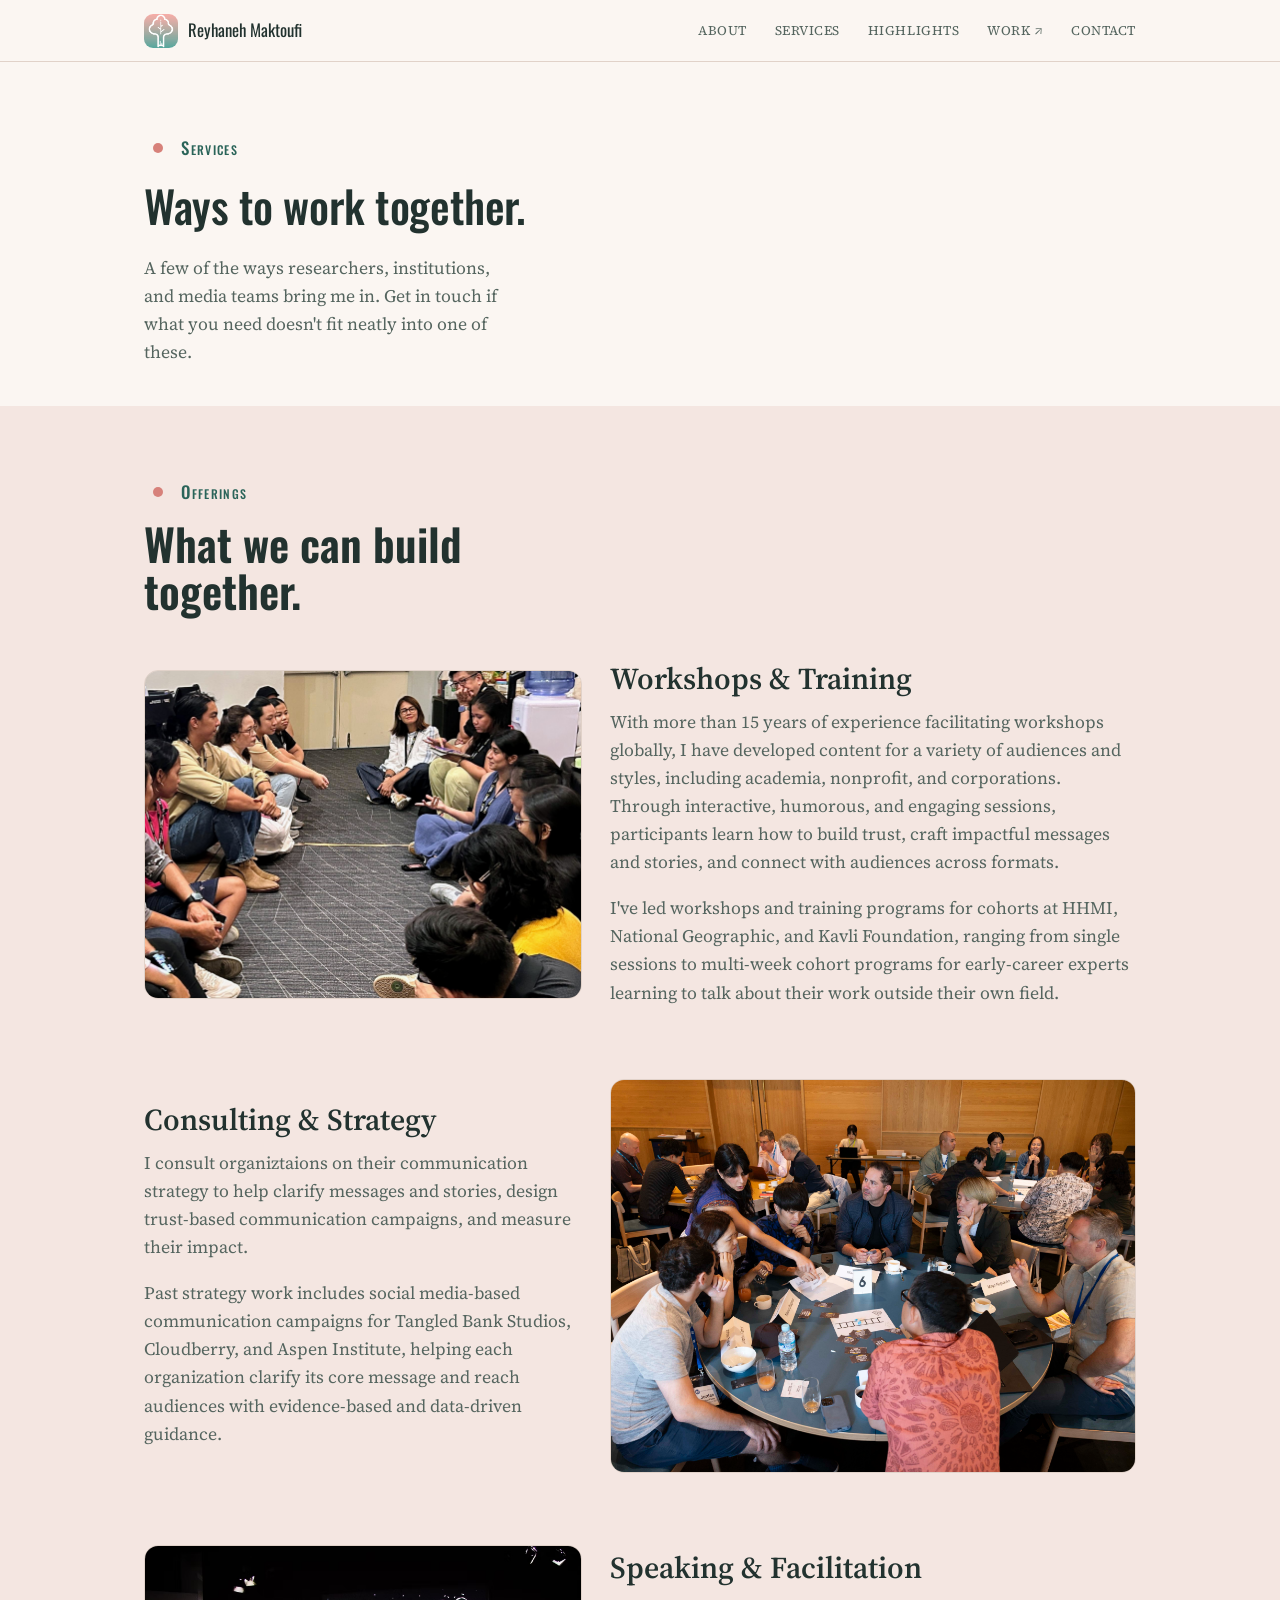
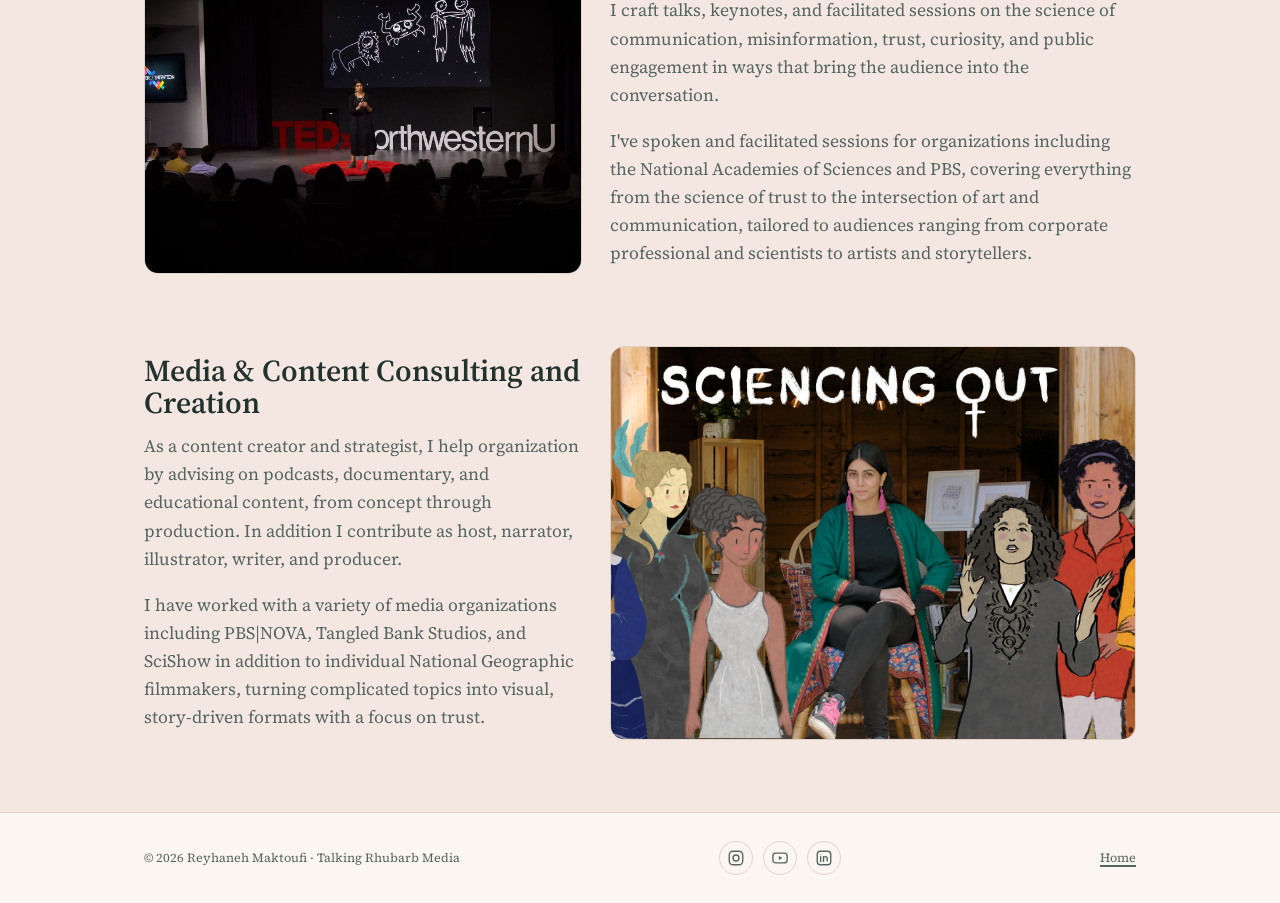
<file: services.html>
<!DOCTYPE html>
<html lang="en">
<head>
  <!-- Google tag (gtag.js) -->
<script async src="https://www.googletagmanager.com/gtag/js?id=G-VYZ5S6C4PT"></script>
<script>
  window.dataLayer = window.dataLayer || [];
  function gtag(){dataLayer.push(arguments);}
  gtag('js', new Date());

  gtag('config', 'G-VYZ5S6C4PT');
</script>
<meta charset="UTF-8">
<meta name="viewport" content="width=device-width, initial-scale=1.0">
<title>Services — Reyhaneh Maktoufi</title>
<meta name="description" content="Science communication services from Reyhaneh Maktoufi and Talking Rhubarb Media.">

<link rel="preconnect" href="https://fonts.googleapis.com">
<link rel="preconnect" href="https://fonts.gstatic.com" crossorigin>
<link href="https://fonts.googleapis.com/css2?family=Oswald:wght@400;500;600;700&family=Source+Serif+4:opsz,wght@8..60,400;8..60,500;8..60,600&display=swap" rel="stylesheet">

  <link rel="stylesheet" href="styles.css">
</head>
<body>

<svg width="0" height="0" style="position:absolute">
<symbol id="branch" viewBox="0 0 28 28">
  <circle cx="14" cy="14" r="5" fill="currentColor"/>
</symbol>

  <symbol id="icon-instagram" viewBox="0 0 24 24" fill="none" stroke="currentColor" stroke-width="1.8" stroke-linecap="round" stroke-linejoin="round">
    <rect x="3" y="3" width="18" height="18" rx="5"/>
    <circle cx="12" cy="12" r="4"/>
    <circle cx="17.2" cy="6.8" r="0.6" fill="currentColor" stroke="none"/>
  </symbol>
  <symbol id="icon-youtube" viewBox="0 0 24 24" fill="none" stroke="currentColor" stroke-width="1.8" stroke-linecap="round" stroke-linejoin="round">
    <rect x="2.5" y="5.5" width="19" height="13" rx="4"/>
    <path d="M10.5 9.2 L15.2 12 L10.5 14.8 Z" fill="currentColor" stroke="none"/>
  </symbol>
  <symbol id="icon-linkedin" viewBox="0 0 24 24" fill="none" stroke="currentColor" stroke-width="1.8" stroke-linecap="round" stroke-linejoin="round">
    <rect x="3" y="3" width="18" height="18" rx="4"/>
    <line x1="7.5" y1="10.2" x2="7.5" y2="16.5"/>
    <circle cx="7.5" cy="7.2" r="0.7" fill="currentColor" stroke="none"/>
    <path d="M11.3 16.5 V10.2 M11.3 12.8 c0-1.6 1.2-2.6 2.6-2.6 s2.4 1 2.4 2.8 v3.1"/>
  </symbol>
</svg>

<header class="site-header">
  <div class="wrap">
    <a class="brand" href="index.html">
      <img src="logo.jpg" alt="Talking Rhubarb Media logo">
      Reyhaneh Maktoufi
    </a>
    <nav>
      <ul class="nav-links">
        <li><a href="index.html#about">About</a></li>
        <li><a href="services.html">Services</a></li>
        <li><a href="index.html#highlights">Highlights</a></li>
        <li><a href="research-resources.html" target="_blank" rel="noopener">Work ↗</a></li>
        <li><a href="index.html#contact">Contact</a></li>
      </ul>
    </nav>
  </div>
</header>

<main id="top">

  <section class="hero" style="padding-block: clamp(2.5rem, 7vw, 4.5rem) clamp(1.5rem, 4vw, 2.5rem);">
    <div class="wrap">
      <p class="eyebrow"><svg class="branch-mark" width="20" height="20"><use href="#branch"/></svg> Services</p>
      <h1 style="font-size: var(--step-h2); max-width: 20ch;">Ways to work together.</h1>
      <p class="lede" style="font-size: var(--step-body);">
        A few of the ways researchers, institutions, and media teams bring me
        in. Get in touch if what you need doesn't fit neatly into one of these.
      </p>
    </div>
  </section>

  <section class="section-alt">
    <div class="wrap">
      <div class="section-head">
        <p class="eyebrow"><svg class="branch-mark" width="18" height="18"><use href="#branch"/></svg> Offerings</p>
        <h2>What we can build together.</h2>
      </div>

      <div class="services-list">

        <article class="service-row" id="workshops">          
          <img class="service-photo" src="SharingCircle2.JPG" alt="Workshop and training session">
          <div class="service-content">
            <h3>Workshops &amp; Training</h3>
            <p> With more than 15 years of experience facilitating workshops globally, I have developed content for a variety 
              of audiences and styles, including academia, nonprofit, and corporations. Through interactive, humorous, and engaging sessions, participants learn how to build trust, craft impactful messages and stories, 
              and connect with audiences across formats. </p>
            <p>  I've led workshops and training programs for
              cohorts at HHMI, National Geographic, and Kavli Foundation,
              ranging from single sessions to multi-week cohort
              programs for early-career experts learning to talk about
              their work outside their own field.</p>
          </div>
        </article>

  <article class="service-row service-row-reverse" id="strategy">
  <img class="service-photo" src="coaching.JPG" alt="Strategy consulting session">
          <div class="service-content">
            <h3>Consulting &amp; Strategy</h3>
            <p> I consult organiztaions on their communication strategy to help
              clarify messages and stories, design trust-based communication
              campaigns, and measure their impact.</p>
            <p> Past strategy work includes social media-based
              communication campaigns for Tangled Bank Studios, Cloudberry, and Aspen Institute, helping each organization clarify its
              core message and reach audiences with evidence-based and data-driven guidance.</p>
          </div>
        </article>

  <article class="service-row" id="speaking">          
  <img class="service-photo" src="Speaking.avif" alt="Speaking and facilitation event">
          <div class="service-content">
            <h3>Speaking &amp; Facilitation</h3>
            <p> I craft talks, keynotes, and facilitated sessions on the
              science of communication, misinformation, trust, curiosity, and public
              engagement in ways that bring the audience into the conversation.</p>
            <p> I've spoken and facilitated sessions for
              organizations including the National Academies of Sciences and PBS, covering
              everything from the science of trust to the intersection of art
              and communication, tailored to audiences ranging from
              corporate professional and scientists to artists and storytellers.</p>
          </div>
        </article>

        <article class="service-row service-row-reverse">
          <img class="service-photo" src="SciencingOutPromo.jpg" alt="Media and content production">
          <div class="service-content">
            <h3>Media &amp; Content Consulting and Creation</h3>
            <p> As a content creator and strategist, I help organization by advising on podcasts, documentary, and
              educational content, from concept through production. In addition I contribute as host, narrator, illustrator, writer, and producer. </p>
            <p> I have worked with a variety of media organizations including PBS|NOVA, Tangled Bank Studios, and SciShow in addition to individual National Geographic filmmakers,
              turning complicated topics into visual, story-driven formats with a focus on trust.</p>
          </div>
        </article>

      </div>
    </div>
  </section>

</main>

<footer class="site-footer">
  <div class="wrap">
    <span>© <span id="year"></span> Reyhaneh Maktoufi · Talking Rhubarb Media</span>
    <div class="social-icons">
      <a class="social-icon" href="https://www.instagram.com/thecosmicrey" target="_blank" rel="noopener" aria-label="Instagram">
        <svg width="18" height="18"><use href="#icon-instagram"/></svg>
      </a>
      <a class="social-icon" href="https://www.youtube.com/@reyhanehmak" target="_blank" rel="noopener" aria-label="YouTube">
        <svg width="18" height="18"><use href="#icon-youtube"/></svg>
      </a>
      <a class="social-icon" href="https://www.linkedin.com/in/reyhaneh-maktoufi-19715ba0/" target="_blank" rel="noopener" aria-label="LinkedIn">
        <svg width="18" height="18"><use href="#icon-linkedin"/></svg>
      </a>
    </div>
    <span><a href="index.html">Home</a></span>
  </div>
</footer>

<script>
  document.getElementById('year').textContent = new Date().getFullYear();
</script>

</body>
</html>
</file>
<file: styles.css>
/* ============================================================
   Talking Rhubarb Media — token system
   Palette sampled directly from the Talking Rhubarb logo gradient.
   ============================================================ */

:root {
  /* --- Color --- */
  --bg:          #FBF6F2;   /* warm ivory page background */
  --bg-alt:      #F4E6E1;   /* soft pink-tinted section background */
  --ink:         #22322F;   /* deep teal-charcoal — primary text */
  --ink-soft:    #55655F;   /* muted secondary text */
  --teal:        #3C8579;   /* primary accent — links, buttons, focus */
  --teal-deep:   #2A6459;   /* hover / pressed state */
  --pink:        #EDA8A1;   /* secondary accent — tags, highlights */
  --pink-deep:   #D7817A;   /* deeper pink — hover on pink elements */
  --line:        #E1D2C9;   /* hairline dividers */
  --card-bg:     #FFFFFF;

  /* --- Type --- */
  --font-display: "Oswald", sans-serif;
  --font-body:    "Source Serif 4", Georgia, serif;
  --font-mono:    "Source Serif 4", Georgia, serif;

  /* --- Scale (fluid, mobile-first) --- */
  --step-eyebrow: 0.78rem;
  --step-body:    clamp(1rem, 0.95rem + 0.2vw, 1.1rem);
  --step-lg:      clamp(1.15rem, 1.05rem + 0.4vw, 1.35rem);
  --step-h3:      clamp(1.4rem, 1.2rem + 0.9vw, 1.9rem);
  --step-h2:      clamp(1.9rem, 1.5rem + 1.8vw, 2.75rem);
  --step-h1:      clamp(2.4rem, 1.7rem + 3.2vw, 4.2rem);

  /* --- Layout --- */
  --content-w: 68rem;
  --gutter: clamp(1.25rem, 4vw, 3rem);
  --radius: 14px;
}

* { box-sizing: border-box; }

html {
  scroll-behavior: smooth;
}
@media (prefers-reduced-motion: reduce) {
  html { scroll-behavior: auto; }
  * { animation-duration: 0.001ms !important; animation-iteration-count: 1 !important; transition-duration: 0.001ms !important; }
}

body {
  margin: 0;
  background: var(--bg);
  color: var(--ink);
  font-family: var(--font-body);
  font-size: var(--step-body);
  line-height: 1.6;
  -webkit-font-smoothing: antialiased;
}

img { max-width: 100%; display: block; }

a {
  color: var(--teal);
  text-decoration-thickness: 1.5px;
  text-underline-offset: 3px;
}
a:hover { color: var(--teal-deep); }

:focus-visible {
  outline: 2.5px solid var(--teal);
  outline-offset: 3px;
}


.wrap {
  max-width: var(--content-w);
  margin-inline: auto;
  padding-inline: var(--gutter);
}

.eyebrow {
  font-family: var(--font-display);
  font-variant: small-caps;
  font-weight: 500;
  font-size: 1.05rem;
  letter-spacing: 0.08em;
  color: var(--teal-deep);
  display: inline-flex;
  align-items: center;
  gap: 0.55em;
}

h1, h2, h3 {
  font-family: var(--font-display);
  font-weight: 600;
  line-height: 1.08;
  margin: 0;
  color: var(--ink);
}
h1 { font-size: var(--step-h1); font-weight: 500; letter-spacing: -0.01em; }
h2 { font-size: var(--step-h2); }
h3 { font-size: var(--step-h3); }

p { margin: 0 0 1em; }
p:last-child { margin-bottom: 0; }

/* --- Signature element: the branch mark ---
   A simplified fork of the Talking Rhubarb tree, used as a
   section divider / bullet in place of generic rules or numbers. */
.branch-mark {
  width: 28px;
  height: 28px;
  flex-shrink: 0;
  color: var(--pink-deep);
}
.branch-divider {
  display: flex;
  justify-content: center;
  padding-block: 1rem;
  color: var(--line);
}
.branch-divider .branch-mark { width: 34px; height: 34px; color: var(--teal); opacity: 0.55; }

/* --- Header / nav --- */
.site-header {
  position: sticky;
  top: 0;
  z-index: 20;
  background: rgba(251, 246, 242, 0.88);
  backdrop-filter: blur(8px);
  border-bottom: 1px solid var(--line);
}
.site-header .wrap {
  display: flex;
  align-items: center;
  justify-content: space-between;
  gap: 1rem;
  padding-block: 0.85rem;
}
.brand {
  display: flex;
  align-items: center;
  gap: 0.65rem;
  font-family: var(--font-display);
  font-size: 1.05rem;
  color: var(--ink);
  text-decoration: none;
}
.brand img {
  width: 34px;
  height: 34px;
  border-radius: 9px;
}
.brand:hover { color: var(--ink); }

.nav-links {
  display: flex;
  gap: clamp(1rem, 3vw, 1.75rem);
  list-style: none;
  margin: 0;
  padding: 0;
  font-family: var(--font-mono);
  font-size: 0.82rem;
  letter-spacing: 0.04em;
  text-transform: uppercase;
}
.nav-links a {
  color: var(--ink-soft);
  text-decoration: none;
}
.nav-links a:hover { color: var(--teal-deep); }

/* --- Hero --- */


.hero {
  padding-block: clamp(3.5rem, 10vw, 7rem) clamp(1.5rem, 4vw, 2.5rem);
}
.hero .eyebrow { margin-bottom: 1.25rem; }
.hero h1 { max-width: 18ch; }
.hero .lede {
  margin-top: 1.5rem;
  max-width: 42ch;
  font-size: var(--step-lg);
  color: var(--ink-soft);
}
.hero-actions {
  display: flex;
  flex-wrap: wrap;
  gap: 0.85rem;
  margin-top: 1rem;
}

.hero-grid {
  display: grid;
  grid-template-columns: 1fr;
  gap: 2.5rem;
  align-items: center;
}
@media (min-width: 780px) {
  .hero-grid { grid-template-columns: 1.15fr 0.85fr; }
}

.hero-image {
  width: 100%;
  max-width: 320px;
  justify-self: center;
  transition: transform 0.25s ease-out;
  will-change: transform;
}

/* --- Experiment CTA banner --- */
.experiment-cta {
  padding-block: clamp(1.5rem, 4vw, 2.5rem);
}
.experiment-cta-inner {
  background: var(--bg-alt);
  border: 1px solid var(--line);
  border-radius: var(--radius);
  padding: clamp(1.5rem, 4vw, 2.25rem) clamp(1.5rem, 5vw, 2.5rem);
  display: flex;
  flex-wrap: wrap;
  align-items: center;
  justify-content: space-between;
  gap: 1.5rem;
}
.experiment-cta-text {
  font-family: var(--font-display);
  font-size: var(--step-h3);
  font-weight: 500;
  color: var(--ink);
  max-width: 34ch;
  margin: 0;
}
.btn-lg {
  padding: 1em 2em;
  font-size: 1rem;
  flex-shrink: 0;
}

.btn {
  display: inline-flex;
  align-items: center;
  gap: 0.5em;
  padding: 0.75em 1.4em;
  border-radius: 999px;
  font-family: var(--font-mono);
  font-size: 0.85rem;
  letter-spacing: 0.03em;
  text-decoration: none;
  border: 1.5px solid transparent;
  transition: transform 0.15s ease, background 0.15s ease, color 0.15s ease;
}
.btn:hover { transform: translateY(-1px); }
.btn-primary {
  background: var(--teal);
  color: #fff;
}
.btn-primary:hover { background: var(--teal-deep); color: #fff; }
.btn-ghost {
  border-color: var(--ink);
  color: var(--ink);
}
.btn-ghost:hover { border-color: var(--teal-deep); color: var(--teal-deep); }

/* --- Section shells --- */
section { padding-block: clamp(2.5rem, 6vw, 4.5rem); }
.section-alt { background: var(--bg-alt); }
.section-head { max-width: 46ch; margin-bottom: clamp(2rem, 5vw, 3rem); }
.section-head .eyebrow { margin-bottom: 0.85rem; }

/* --- About --- */
.about-grid {
  display: grid;
  gap: clamp(2rem, 5vw, 3.5rem);
  grid-template-columns: 1fr;
}
@media (min-width: 780px) {
  .about-grid { grid-template-columns: 0.85fr 1.15fr; align-items: start; }
}

.about-photo {
  width: 100%;
  aspect-ratio: 1365 / 2048;
  object-fit: cover;
  object-position: top center;
  border-radius: var(--radius);
  background: transparent;
  display: block;
}

.about-copy p { color: var(--ink-soft); }
.about-copy p:first-child { color: var(--ink); font-size: var(--step-lg); }

/* --- Experiment page: shared text beats (also used on experiment.html) --- */
.experiment-beat {
  display: flex;
  flex-direction: column;
  align-items: center;
  gap: 1.25rem;
}

.experiment-prompt {
  font-family: var(--font-body);
  font-style: italic;
  color: var(--ink-soft);
  font-size: var(--step-lg);
  max-width: 34ch;
  margin: 0;
}

.experiment-statement {
  font-family: var(--font-display);
  font-weight: 500;
  color: var(--ink);
  font-size: var(--step-h3);
  line-height: 1.25;
  max-width: 22ch;
  margin: 0;
}
.experiment-statement em {
  font-family: var(--font-body);
  font-style: italic;
  font-weight: 400;
  font-size: var(--step-lg);
  color: var(--ink-soft);
  display: block;
  margin-top: 0.6rem;
}
.experiment-statement--tagline {
  max-width: 26ch;
}

.experiment-story {
  max-width: 44ch;
  text-align: left;
  color: var(--ink-soft);
}

.experiment-illustration {
  width: 100%;
  max-width: 180px;
  color: var(--teal);
}

/* --- Experiment page: sticky split layout --- */
.xp-header {
  padding-block: clamp(3rem, 8vw, 5rem) clamp(1rem, 3vw, 2rem);
  text-align: center;
}
.xp-header .eyebrow { justify-content: center; margin-bottom: 1.25rem; }
.xp-header h1 { max-width: 20ch; margin-inline: auto; }
.xp-header .lede {
  max-width: 42ch;
  margin: 1.25rem auto 0;
  font-size: var(--step-lg);
  color: var(--ink-soft);
}

.xp-layout {
  display: grid;
  grid-template-columns: 1fr;
  gap: clamp(2.5rem, 6vw, 3.5rem);
  padding-block: clamp(1rem, 3vw, 2rem) clamp(2.5rem, 6vw, 4rem);
}
@media (min-width: 900px) {
  .xp-layout { grid-template-columns: 0.85fr 1.15fr; align-items: start; }
}

.xp-sticky {
  display: flex;
  justify-content: center;
}
@media (min-width: 900px) {
  .xp-sticky {
    position: sticky;
    top: clamp(5.5rem, 12vh, 7.5rem);
  }
}

.xp-frame {
  width: 100%;
  max-width: 340px;
  overflow: hidden;
  border: 1px solid var(--line);
  border-radius: var(--radius);
  background: var(--card-bg);
  max-height: 114px;
  transition: max-height 1.3s cubic-bezier(0.2, 0.8, 0.2, 1);
}
.xp-frame.is-revealed {
  max-height: 600px;
}
.xp-frame img {
  width: 100%;
  height: auto;
  display: block;
}

/* On mobile the sticky reveal is out of view by the time it triggers,
   so repeat the full photo once, right before the closing line. */
.xp-frame--repeat {
  display: none;
  max-height: none;
}
@media (max-width: 899.98px) {
  .xp-frame--repeat { display: block; }
}
@media (min-width: 900px) {
  .xp-frame--repeat { display: none !important; }
}

.xp-content {
  display: flex;
  flex-direction: column;
  align-items: center;
  text-align: center;
  gap: clamp(4rem, 12vw, 7rem);
}
.xp-content > :first-child { margin-top: clamp(1rem, 4vw, 2rem); }

.xp-minibio {
  max-width: 44ch;
  text-align: left;
  font-size: var(--step-lg);
  color: var(--ink);
  margin: 0;
}

.xp-final {
  text-align: center;
  padding-block: clamp(1rem, 4vw, 2rem) clamp(3rem, 8vw, 5rem);
}
.xp-final p {
  font-family: var(--font-display);
  font-weight: 500;
  font-size: var(--step-h1);
  color: var(--ink);
  max-width: 16ch;
  margin: 0 auto;
  line-height: 1.15;
}

.tags {
  display: flex;
  flex-wrap: wrap;
  gap: 0.6rem;
  margin-top: 1.75rem;
  list-style: none;
  padding: 0;
}
.tags li {
  font-family: var(--font-mono);
  font-size: 0.78rem;
  letter-spacing: 0.02em;
  padding: 0.45em 0.9em;
  border-radius: 999px;
  background: var(--card-bg);
  border: 1px solid var(--line);
  color: var(--ink-soft);
}

/* --- Work --- */
.work-grid {
  display: grid;
  gap: 1.25rem;
  grid-template-columns: 1fr;
}
@media (min-width: 640px) {
  .work-grid { grid-template-columns: repeat(2, 1fr); }
}
@media (min-width: 980px) {
  .work-grid { grid-template-columns: repeat(3, 1fr); }
}
.work-card {
  background: var(--card-bg);
  border: 1px solid var(--line);
  border-radius: var(--radius);
  padding: 1.6rem;
  display: flex;
  flex-direction: column;
  gap: 0.9rem;
}
.work-card .branch-mark { color: var(--pink-deep); }
.work-card h3 { font-size: var(--step-lg); font-family: var(--font-body); font-weight: 600; }
.work-card p { color: var(--ink-soft); font-size: 0.94rem; }

.btn-small {
  padding: 0.55em 1.1em;
  font-size: 0.78rem;
  align-self: flex-start;
  margin-top: auto;
}

.affiliations {
  margin-top: clamp(2.5rem, 6vw, 3.5rem);
  padding-top: clamp(1.5rem, 4vw, 2rem);
  border-top: 1px solid var(--line);
}
.affiliations .eyebrow { margin-bottom: 1rem; }
.affiliations-list {
  display: flex;
  flex-wrap: wrap;
  gap: 0.75rem 1.75rem;
  list-style: none;
  padding: 0;
  margin: 0;
  font-family: var(--font-display);
  font-size: 1.05rem;
  color: var(--ink-soft);
}

/* --- Videos --- */
.video-grid {
  display: grid;
  gap: 1.25rem;
  grid-template-columns: 1fr;
}
@media (min-width: 640px) {
  .video-grid { grid-template-columns: repeat(2, 1fr); }
}
@media (min-width: 980px) {
  .video-grid { grid-template-columns: repeat(4, 1fr); }
}
.video-card {
  display: block;
  text-decoration: none;
  color: var(--ink);
}
.video-card img {
  width: 100%;
  aspect-ratio: 16 / 9;
  object-fit: cover;
  border-radius: var(--radius);
  border: 1px solid var(--line);
  margin-bottom: 0.6rem;
  transition: transform 0.2s ease;
}
.video-card:hover img { transform: translateY(-2px); }
.video-card h3 {
  font-family: var(--font-body);
  font-weight: 600;
  font-size: 0.95rem;
  color: var(--ink);
}

/* --- Contact --- */
.contact {
  display: grid;
  gap: clamp(2rem, 5vw, 3rem);
  grid-template-columns: 1fr;
  align-items: start;
}
@media (min-width: 780px) {
  .contact { grid-template-columns: 1.1fr 0.9fr; }
}
.contact h2 { max-width: 14ch; }
.contact .lede { color: var(--ink-soft); margin-top: 1rem; max-width: 38ch; }
.contact-card {
  background: var(--card-bg);
  border: 1px solid var(--line);
  border-radius: var(--radius);
  padding: 1.75rem;
}
.contact-row {
  display: flex;
  justify-content: space-between;
  align-items: center;
  gap: 1rem;
  padding-block: 0.85rem;
  border-bottom: 1px solid var(--line);
}
.contact-row:last-child { border-bottom: none; }
.contact-row span:first-child {
  font-family: var(--font-mono);
  font-size: 0.78rem;
  letter-spacing: 0.03em;
  text-transform: uppercase;
  color: var(--ink-soft);
}
.contact-row a { font-weight: 500; }

.social-icons {
  display: flex;
  align-items: center;
  gap: 0.6rem;
}
.social-icon {
  display: inline-flex;
  align-items: center;
  justify-content: center;
  width: 34px;
  height: 34px;
  border-radius: 999px;
  border: 1px solid var(--line);
  color: var(--ink-soft);
  transition: color 0.15s ease, border-color 0.15s ease, transform 0.15s ease;
}
.social-icon:hover {
  color: var(--teal-deep);
  border-color: var(--teal-deep);
  transform: translateY(-1px);
}

/* --- Clients --- */
.clients-grid {
  display: grid;
  grid-template-columns: repeat(2, 1fr);
  gap: 1rem;
  list-style: none;
  padding: 0;
  margin: 0;
}
@media (min-width: 640px) {
  .clients-grid { grid-template-columns: repeat(3, 1fr); }
}
@media (min-width: 980px) {
  .clients-grid { grid-template-columns: repeat(6, 1fr); }
}
.clients-grid li {
  background: var(--card-bg);
  border: 1px solid var(--line);
  border-radius: var(--radius);
  padding: 1.25rem 1rem;
  display: flex;
  align-items: center;
  justify-content: center;
  text-align: center;
  min-height: 84px;
  font-family: var(--font-mono);
  font-size: 0.85rem;
  color: var(--ink-soft);
}
.clients-grid img {
  max-height: 40px;
  width: auto;
  filter: grayscale(1);
  opacity: 0.75;
  transition: filter 0.2s ease, opacity 0.2s ease;
}
.clients-grid li:hover img {
  filter: grayscale(0);
  opacity: 1;
}

/* --- Footer --- */
.site-footer {
  border-top: 1px solid var(--line);
  padding-block: 1.75rem;
}
.site-footer .wrap {
  display: flex;
  flex-wrap: wrap;
  gap: 0.75rem 1.5rem;
  justify-content: space-between;
  align-items: center;
  font-family: var(--font-mono);
  font-size: 0.78rem;
  color: var(--ink-soft);
}
.site-footer a { color: var(--ink-soft); }

/* --- Services page --- */
.services-list {
  display: flex;
  flex-direction: column;
  gap: clamp(3rem, 7vw, 4.5rem);
}
.service-row {
  display: grid;
  grid-template-columns: 1fr;
  gap: 1.75rem;
  align-items: center;
}
@media (min-width: 780px) {
  .service-row { grid-template-columns: 1fr 1.2fr; }
  .service-row-reverse .service-photo { order: 2; }
}
.service-photo {
  width: 100%;
  aspect-ratio: 4 / 3;
  object-fit: cover;
  border-radius: var(--radius);
  border: 1px solid var(--line);
}
.service-content h3 {
  font-family: var(--font-body);
  font-weight: 600;
  font-size: var(--step-h3);
  margin-bottom: 0.75rem;
}
.service-content p { color: var(--ink-soft); }

.simple-header {
  display: flex;
  align-items: center;
  justify-content: space-between;
  gap: 1rem;
  padding-block: clamp(1.5rem, 4vw, 2.5rem);
  border-bottom: 1px solid var(--line);
}

.citation-list {
  list-style: none;
  padding: 0;
  margin: 0;
  display: flex;
  flex-direction: column;
  gap: 0;
}
.citation-list li {
  color: var(--ink-soft);
  font-size: 0.95rem;
  line-height: 1.65;
  padding-block: 1.1rem;
  border-bottom: 1px solid var(--line);
}
.citation-list li:last-child { border-bottom: none; }

/* --- Research & Resources page --- */
.resource-grid {
  display: grid;
  gap: 1.25rem;
  grid-template-columns: 1fr;
}
@media (min-width: 640px) {
  .resource-grid { grid-template-columns: repeat(2, 1fr); }
}
@media (min-width: 980px) {
  .resource-grid { grid-template-columns: repeat(3, 1fr); }
}
.resource-card {
  background: var(--card-bg);
  border: 1px solid var(--line);
  border-radius: var(--radius);
  overflow: hidden;
  display: flex;
  flex-direction: column;
}
.resource-card img {
  width: 100%;
  aspect-ratio: 16 / 10;
  object-fit: cover;
}
.resource-card .resource-body {
  padding: 1.4rem;
  display: flex;
  flex-direction: column;
  gap: 0.6rem;
}
.resource-card h3 {
  font-family: var(--font-body);
  font-weight: 600;
  font-size: var(--step-lg);
}
.resource-card p { color: var(--ink-soft); font-size: 0.94rem; }
.resource-card .item-link {
  font-family: var(--font-mono);
  font-size: 0.78rem;
  color: var(--teal-deep);
}
</file>
